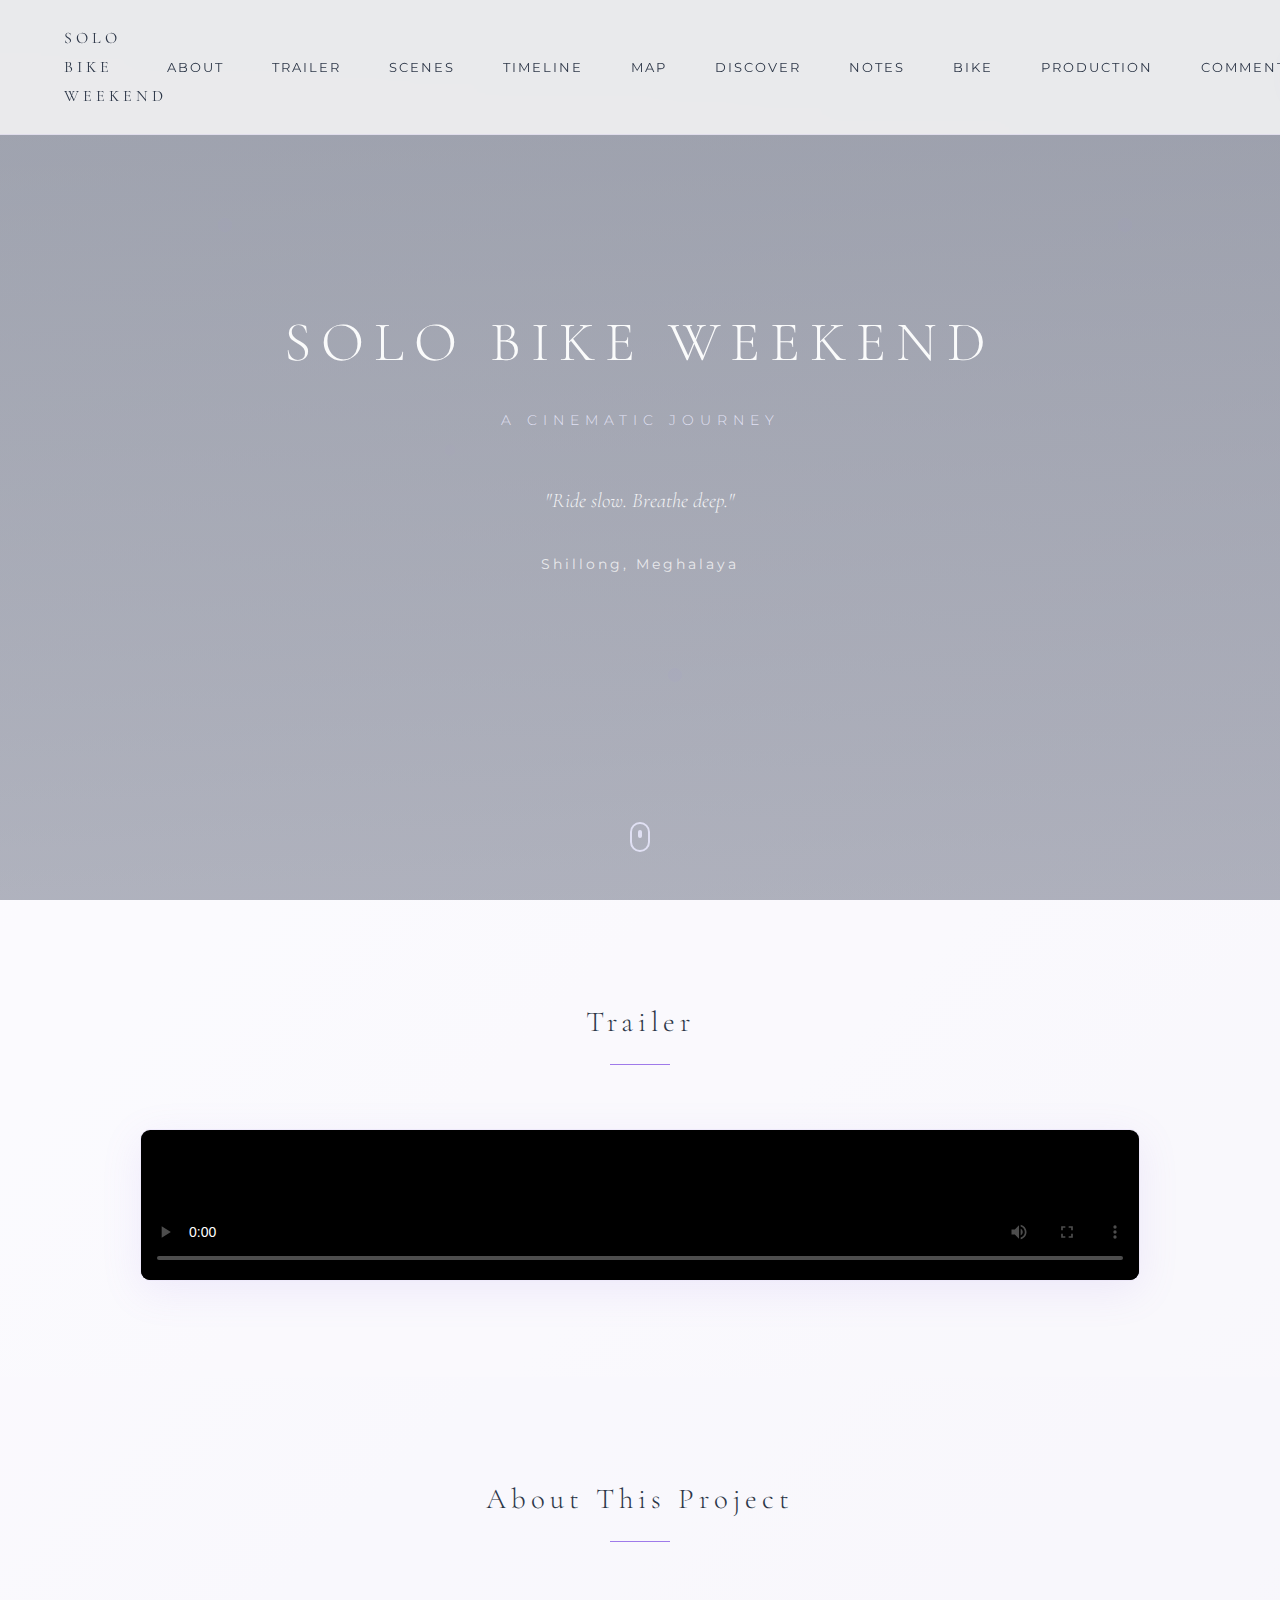
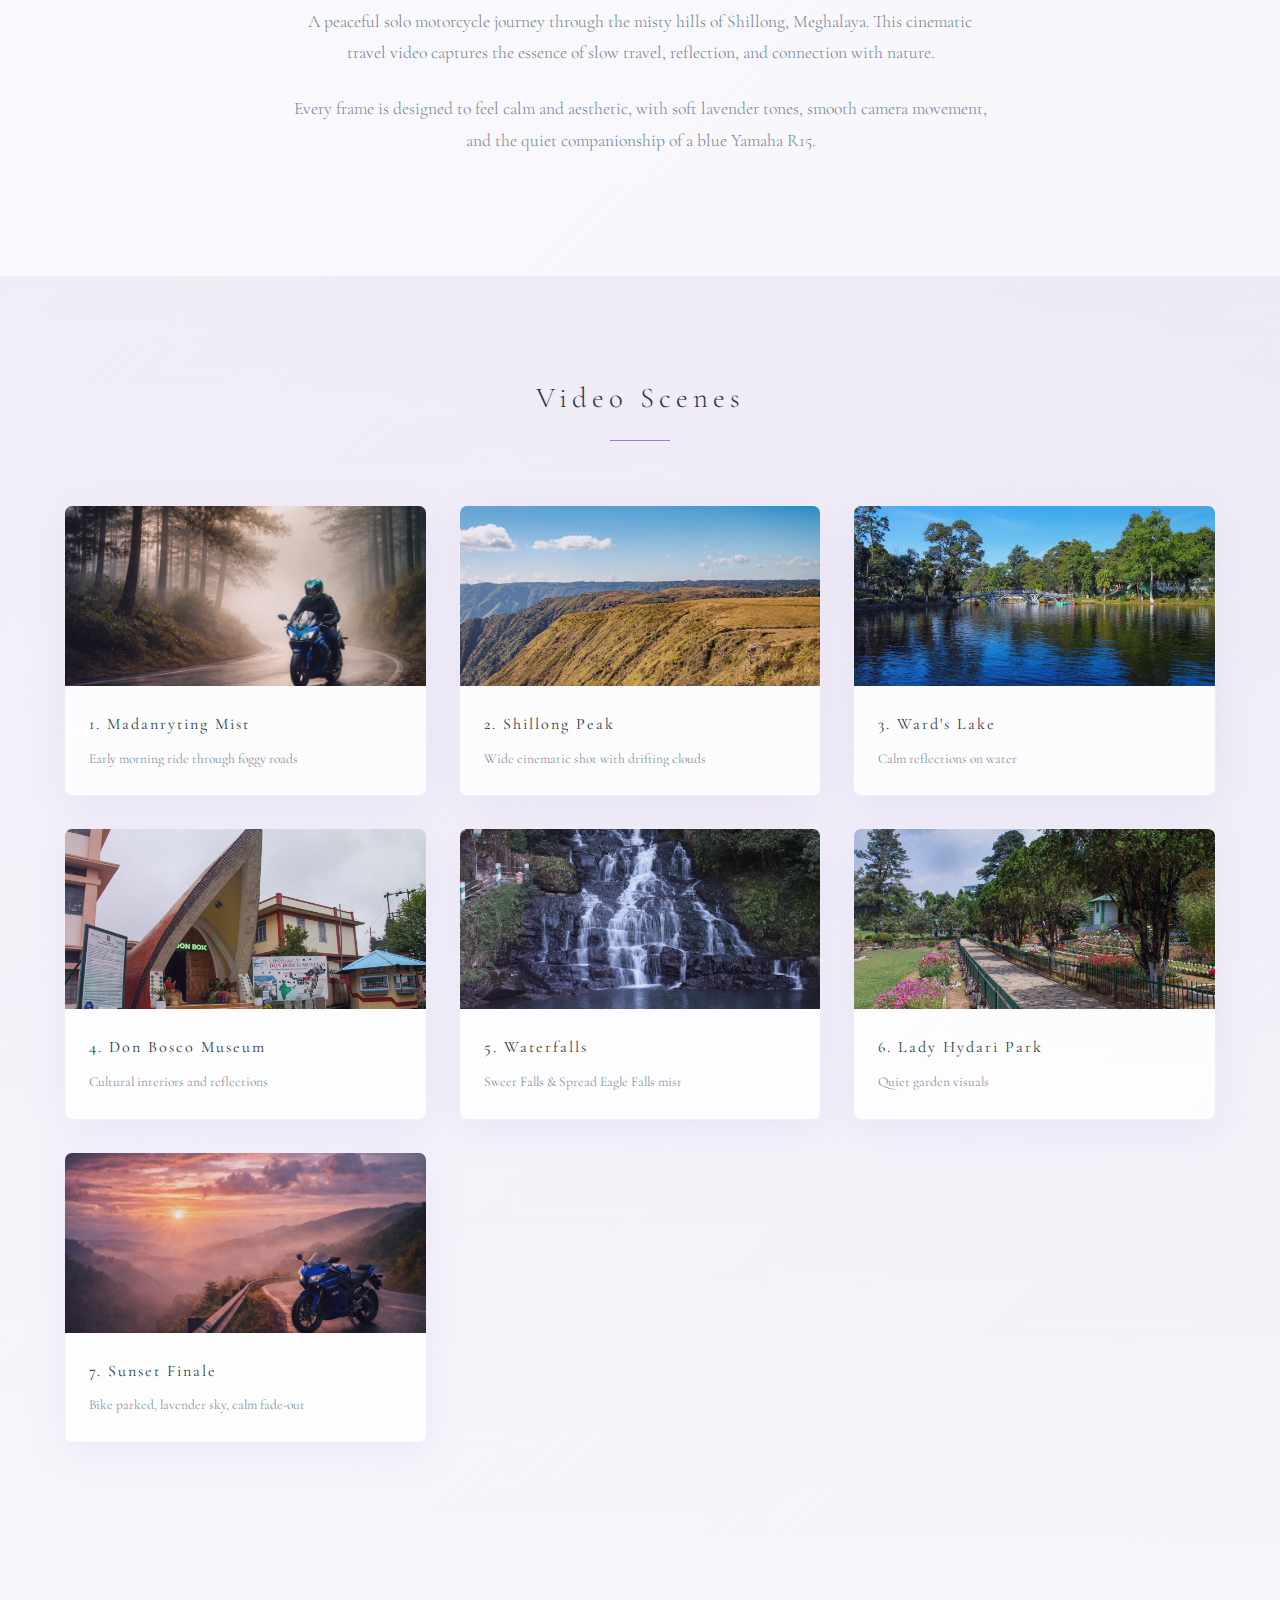
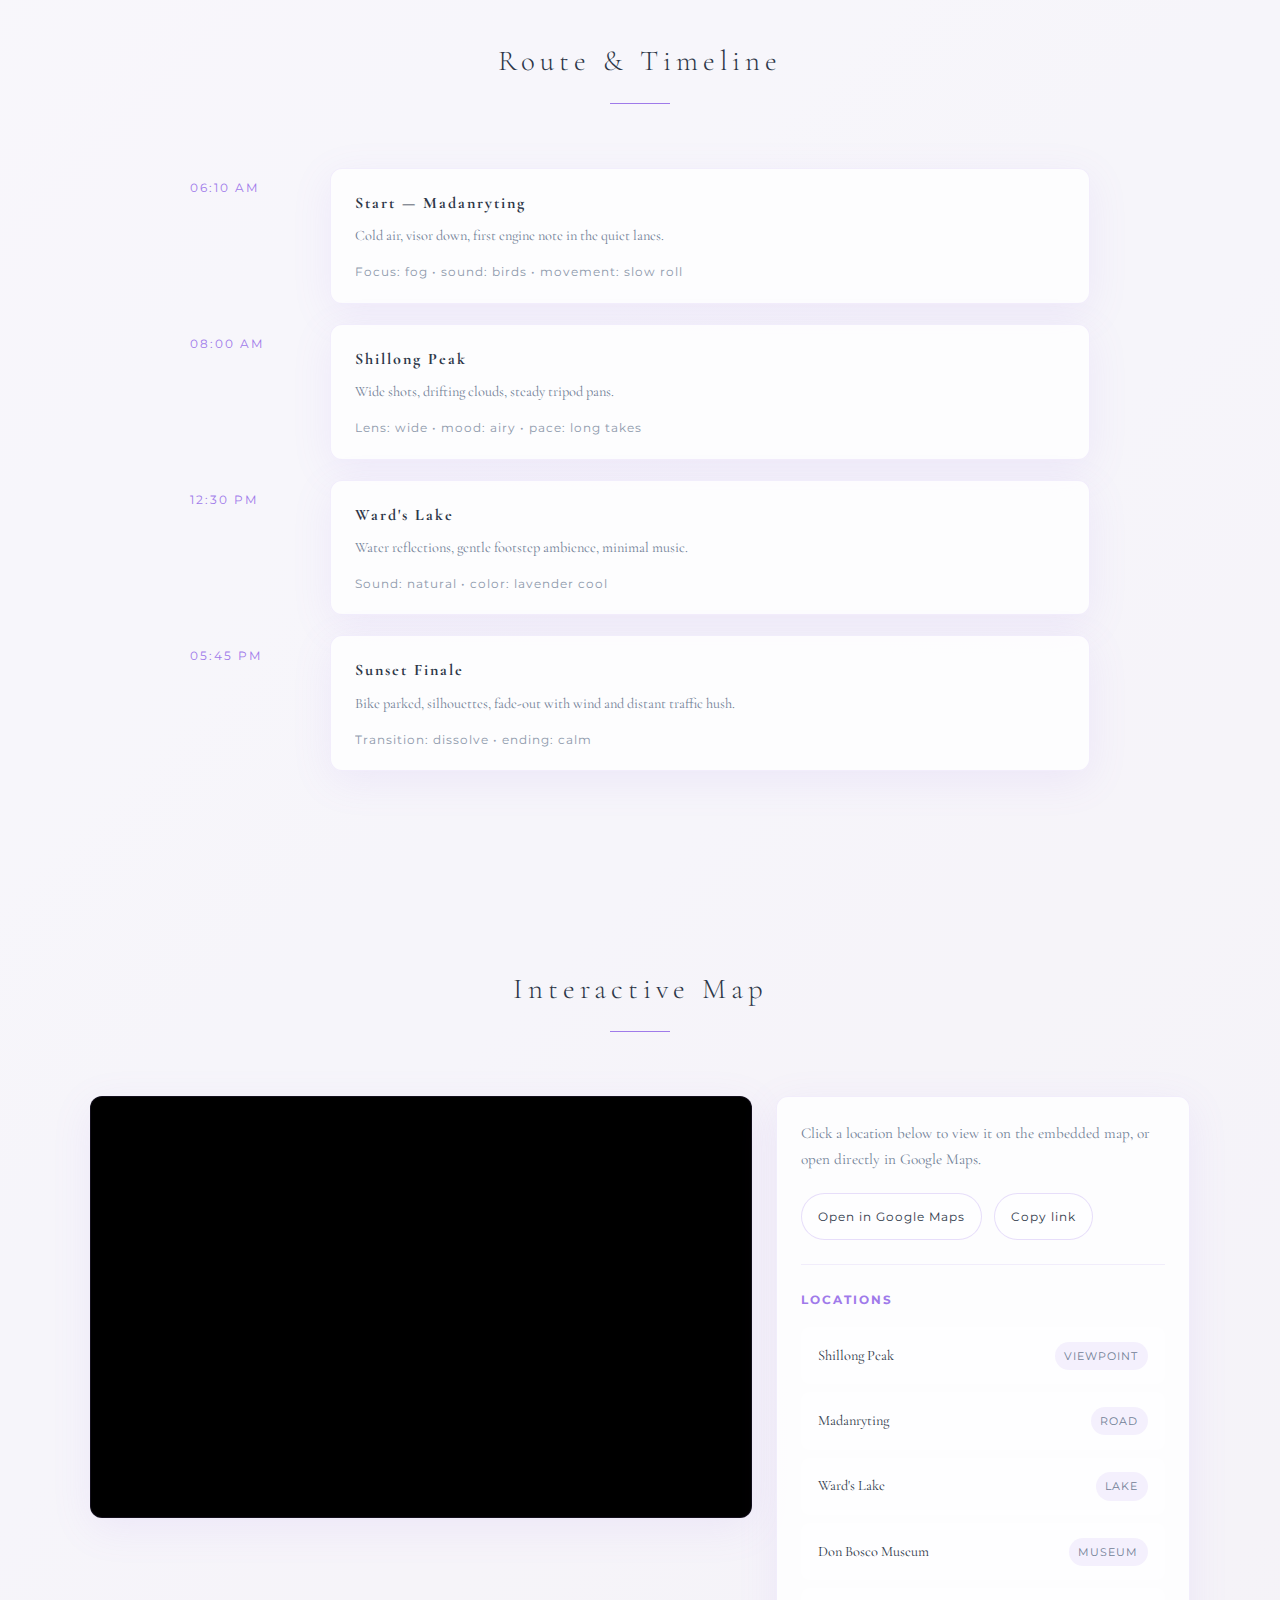
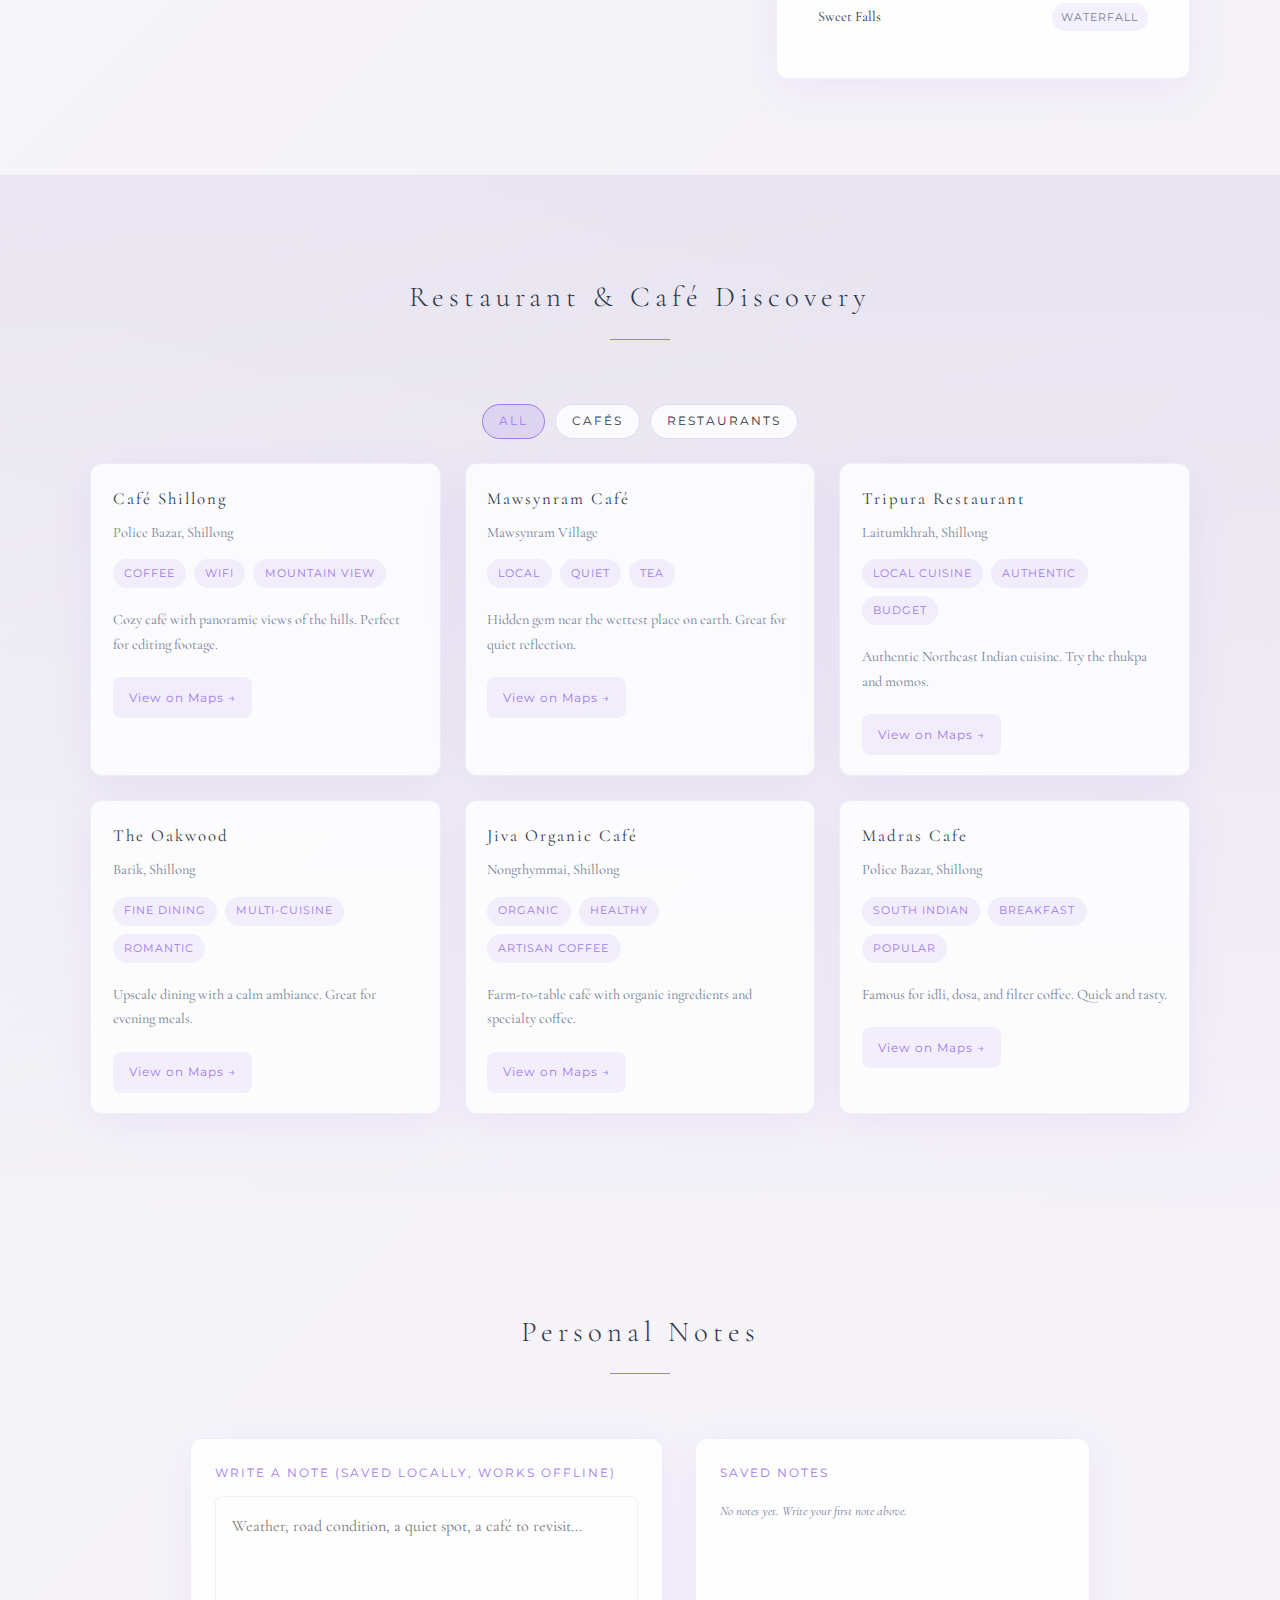
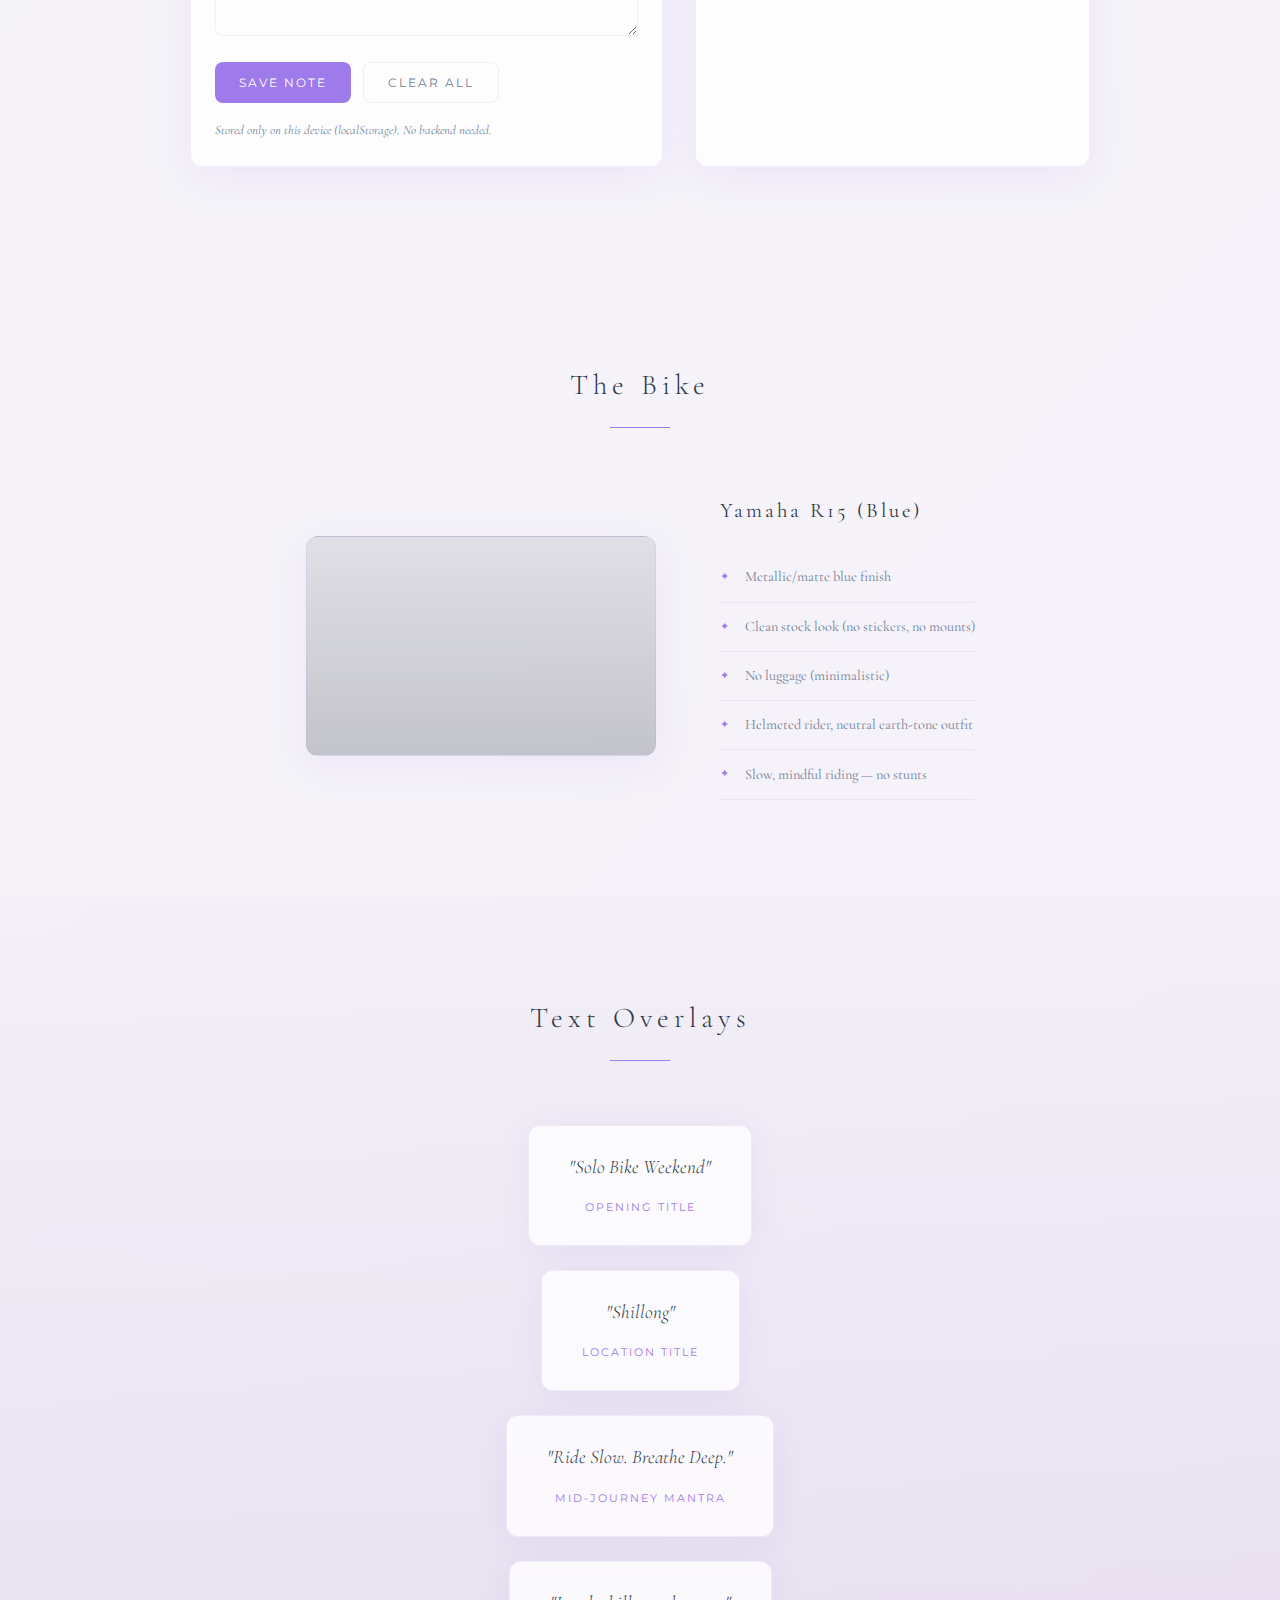
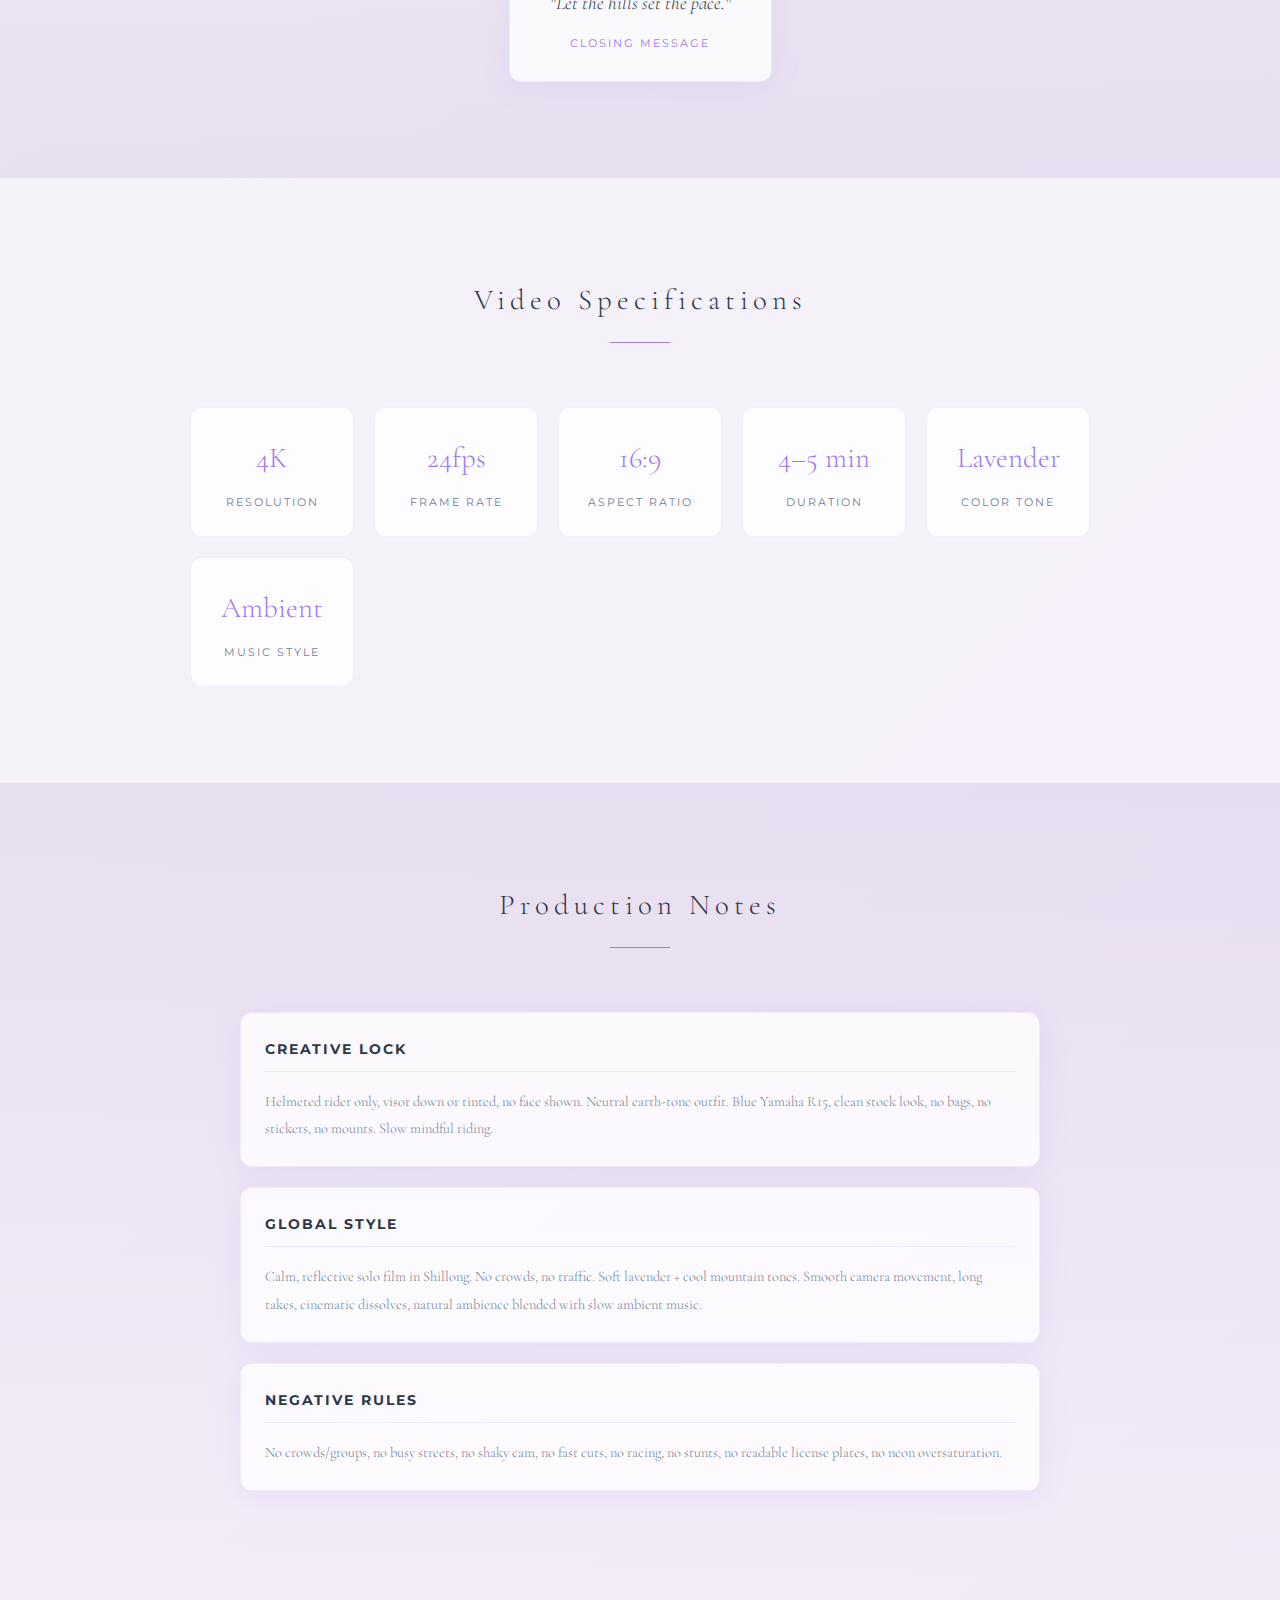
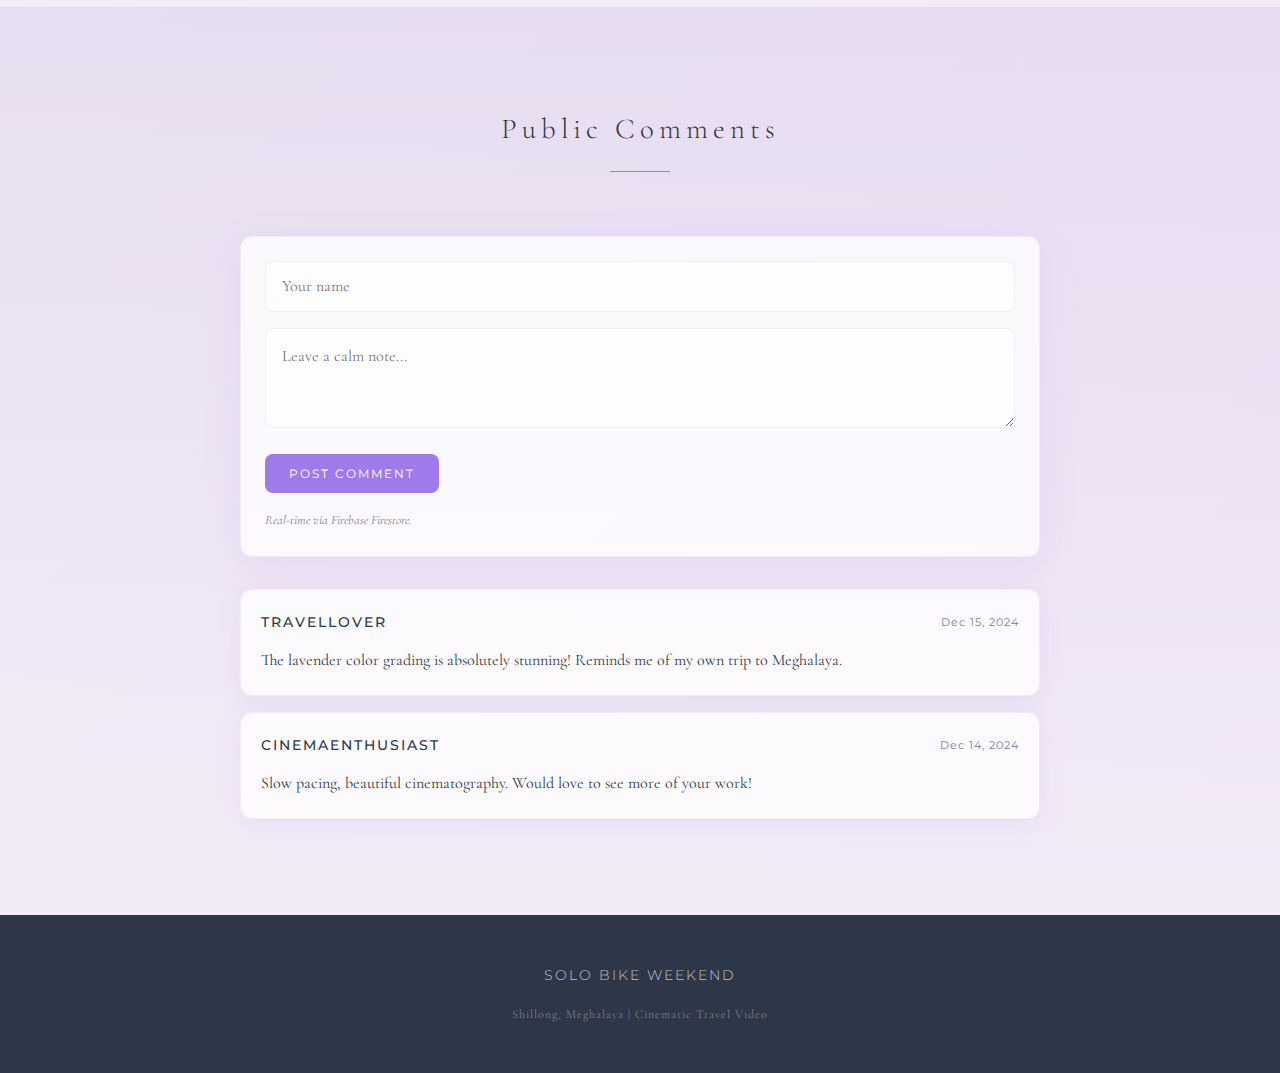
<file: index.html>
<!DOCTYPE html>
<html lang="en">
<head>
    <meta charset="UTF-8" />
    <meta name="viewport" content="width=device-width, initial-scale=1.0" />
    <title>Solo Bike Weekend | Shillong Cinematic Journey</title>

    <link rel="preconnect" href="https://fonts.googleapis.com" />
    <link rel="preconnect" href="https://fonts.gstatic.com" crossorigin />
    <link href="https://fonts.googleapis.com/css2?family=Cormorant+Garamond:ital,wght@0,300;0,400;1,300;1,400&family=Montserrat:wght@300;400;500&display=swap" rel="stylesheet" />

    <style>
        * { margin: 0; padding: 0; box-sizing: border-box; }

        :root {
            --lavender: #E6E6FA;
            --soft-lavender: #D8BFD8;
            --lavender-dark: #9F7AEA;
            --cool-blue: #4A5568;
            --mountain-blue: #2D3748;
            --soft-white: #F7F7F7;
            --text-color: #2D3748;
            --text-light: #718096;
            --bg-gradient: linear-gradient(135deg, #F8F7FF 0%, #E8E4F0 50%, #E6D5F0 100%);
            --card-bg: rgba(255, 255, 255, 0.78);
            --border-color: rgba(159, 122, 234, 0.12);
            --shadow-color: rgba(159, 122, 234, 0.10);
            --nav-bg: rgba(247, 247, 247, 0.85);
        }

        /* Dark Mode Variables */
        body.dark-mode {
            --bg-gradient: linear-gradient(135deg, #1a1a2e 0%, #16213e 50%, #1f1b3d 100%);
            --text-color: #E2E8F0;
            --text-light: #A0AEC0;
            --card-bg: rgba(45, 55, 72, 0.75);
            --border-color: rgba(159, 122, 234, 0.25);
            --shadow-color: rgba(0, 0, 0, 0.35);
            --nav-bg: rgba(26, 26, 46, 0.88);
            --cool-blue: #718096;
            --mountain-blue: #E2E8F0;
        }

        html { scroll-behavior: smooth; }

        body {
            font-family: 'Cormorant Garamond', Georgia, serif;
            background: var(--bg-gradient);
            color: var(--text-color);
            line-height: 1.8;
            overflow-x: hidden;
            transition: background 0.4s ease, color 0.4s ease;
        }

        /* Navigation */
        nav {
            position: fixed;
            top: 0;
            width: 100%;
            padding: 1.5rem 4rem;
            display: flex;
            justify-content: space-between;
            align-items: center;
            z-index: 1000;
            background: var(--nav-bg);
            backdrop-filter: blur(15px);
            border-bottom: 1px solid var(--border-color);
            transition: background 0.4s ease;
        }

        .logo {
            font-size: 1rem;
            letter-spacing: 4px;
            font-weight: 400;
            color: var(--mountain-blue);
        }

        .logo-link { text-decoration: none; color: inherit; }

        .nav-links {
            display: flex;
            gap: 3rem;
            list-style: none;
        }

        .nav-links a {
            text-decoration: none;
            color: var(--text-color);
            font-size: 0.8rem;
            letter-spacing: 2px;
            transition: all 0.3s ease;
            font-family: 'Montserrat', sans-serif;
            text-transform: uppercase;
        }

        .nav-links a:hover { color: var(--lavender-dark); }

        .nav-actions { display: flex; gap: 0.75rem; align-items: center; }

        .icon-btn {
            width: 42px;
            height: 42px;
            border-radius: 12px;
            border: 1px solid rgba(159, 122, 234, 0.18);
            background: rgba(255, 255, 255, 0.65);
            color: var(--mountain-blue);
            cursor: pointer;
            box-shadow: 0 10px 30px rgba(159, 122, 234, 0.08);
            display: flex;
            align-items: center;
            justify-content: center;
            font-size: 1.1rem;
            transition: all 0.3s ease;
        }

        body.dark-mode .icon-btn {
            background: rgba(45, 55, 72, 0.75);
            color: var(--lavender);
        }

        .icon-btn:hover {
            transform: translateY(-2px);
            box-shadow: 0 15px 40px rgba(159, 122, 234, 0.15);
        }

        .hamburger { display: none; }

        /* Mobile Drawer */
        .drawer-backdrop {
            position: fixed;
            inset: 0;
            background: rgba(45, 55, 72, 0.55);
            display: none;
            z-index: 1500;
            opacity: 0;
            transition: opacity 0.3s ease;
        }

        .drawer-backdrop.open { display: block; opacity: 1; }

        .drawer {
            position: fixed;
            top: 0;
            right: 0;
            height: 100vh;
            width: min(360px, 86vw);
            background: rgba(247, 247, 247, 0.92);
            backdrop-filter: blur(18px);
            border-left: 1px solid var(--border-color);
            transform: translateX(105%);
            transition: transform 0.3s cubic-bezier(0.4, 0, 0.2, 1);
            z-index: 1600;
            padding: 1.5rem;
            display: flex;
            flex-direction: column;
            gap: 0.5rem;
        }

        body.dark-mode .drawer { background: rgba(26, 26, 46, 0.95); }

        .drawer.open { transform: translateX(0); }

        .drawer-header {
            display: flex;
            align-items: center;
            justify-content: space-between;
            padding: 0.5rem 0.25rem 1.25rem 0.25rem;
            border-bottom: 1px solid var(--border-color);
            margin-bottom: 1rem;
        }

        .drawer-title {
            font-family: 'Montserrat', sans-serif;
            letter-spacing: 3px;
            text-transform: uppercase;
            font-size: 0.85rem;
            color: var(--mountain-blue);
            font-weight: 500;
        }

        body.dark-mode .drawer-title { color: var(--lavender); }

        .drawer-link {
            text-decoration: none;
            color: var(--text-color);
            font-family: 'Montserrat', sans-serif;
            letter-spacing: 2px;
            text-transform: uppercase;
            font-size: 0.85rem;
            padding: 1rem 1rem;
            border-radius: 10px;
            transition: all 0.3s ease;
        }

        .drawer-link:hover {
            background: rgba(159, 122, 234, 0.12);
            color: var(--lavender-dark);
            transform: translateX(-5px);
        }

        /* Hero Section */
        .hero {
            height: 100vh;
            display: flex;
            flex-direction: column;
            justify-content: center;
            align-items: center;
            text-align: center;
            padding: 2rem;
            position: relative;
            background: linear-gradient(rgba(45, 55, 72, 0.45), rgba(45, 55, 72, 0.35)), url('images/hero.jpg') center/cover no-repeat;
        }

        .hero::before {
            content: '';
            position: absolute;
            inset: 0;
            background-image: url('data:image/svg+xml,<svg xmlns="http://www.w3.org/2000/svg" viewBox="0 0 100 100"><defs><pattern id="grain" width="100" height="100" patternUnits="userSpaceOnUse"><circle cx="25" cy="25" r="0.8" fill="rgba(159,122,234,0.04)"/><circle cx="75" cy="75" r="0.8" fill="rgba(159,122,234,0.04)"/><circle cx="50" cy="50" r="0.6" fill="rgba(159,122,234,0.03)"/></pattern></defs><rect width="100" height="100" fill="url(%23grain)"/></svg>');
            pointer-events: none;
        }

        .hero-content {
            z-index: 1;
            animation: fadeInUp 1.5s ease-out;
        }

        @keyframes fadeInUp {
            from { opacity: 0; transform: translateY(40px); }
            to { opacity: 1; transform: translateY(0); }
        }

        .hero h1 {
            font-size: 3.5rem;
            font-weight: 300;
            letter-spacing: 10px;
            margin-bottom: 1rem;
            color: rgba(255, 255, 255, 0.95);
        }

        .hero .subtitle {
            font-size: 0.9rem;
            letter-spacing: 6px;
            color: rgba(230, 230, 250, 0.95);
            margin-bottom: 3rem;
            font-weight: 300;
            text-transform: uppercase;
            font-family: 'Montserrat', sans-serif;
        }

        .hero .tagline {
            font-size: 1.3rem;
            font-style: italic;
            color: rgba(255, 255, 255, 0.85);
            margin-bottom: 2rem;
            font-weight: 300;
        }

        .hero .location {
            font-size: 0.85rem;
            letter-spacing: 3px;
            color: rgba(255, 255, 255, 0.75);
            margin-bottom: 2rem;
            font-family: 'Montserrat', sans-serif;
        }

        .scroll-indicator {
            position: absolute;
            bottom: 3rem;
            left: 50%;
            transform: translateX(-50%);
            animation: bounce 2s infinite;
            z-index: 1;
        }

        @keyframes bounce {
            0%, 20%, 50%, 80%, 100% { transform: translateX(-50%) translateY(0); }
            40% { transform: translateX(-50%) translateY(-10px); }
            60% { transform: translateX(-50%) translateY(-5px); }
        }

        .scroll-indicator span {
            display: block;
            width: 20px;
            height: 30px;
            border: 2px solid rgba(230, 230, 250, 0.9);
            border-radius: 10px;
            position: relative;
        }

        .scroll-indicator span::before {
            content: '';
            position: absolute;
            top: 6px;
            left: 50%;
            width: 4px;
            height: 8px;
            background: rgba(230, 230, 250, 0.9);
            border-radius: 2px;
            transform: translateX(-50%);
            animation: scrollDown 2s infinite;
        }

        @keyframes scrollDown {
            0% { opacity: 1; top: 6px; }
            100% { opacity: 0; top: 16px; }
        }

        /* Section Styles */
        section { padding: 6rem 4rem; }

        .section-title {
            text-align: center;
            margin-bottom: 4rem;
        }

        .section-title h2 {
            font-size: 1.8rem;
            font-weight: 300;
            letter-spacing: 5px;
            color: var(--mountain-blue);
            margin-bottom: 1rem;
        }

        .section-title .divider {
            width: 60px;
            height: 1px;
            background: var(--lavender-dark);
            margin: 0 auto;
        }

        /* Trailer Section */
        .trailer { background: rgba(255, 255, 255, 0.55); }
        body.dark-mode .trailer { background: rgba(45, 55, 72, 0.45); }

        .trailer-wrap {
            max-width: 1000px;
            margin: 0 auto;
            border-radius: 10px;
            overflow: hidden;
            box-shadow: 0 10px 40px rgba(159, 122, 234, 0.12);
            border: 1px solid var(--border-color);
        }

        .trailer-wrap video {
            width: 100%;
            height: auto;
            display: block;
            background: #000;
        }

        /* About Section */
        .about { background: rgba(255, 255, 255, 0.5); }
        body.dark-mode .about { background: rgba(45, 55, 72, 0.4); }

        .about-content {
            max-width: 700px;
            margin: 0 auto;
            text-align: center;
        }

        .about-content p {
            font-size: 1.1rem;
            color: var(--text-light);
            margin-bottom: 1.5rem;
            font-weight: 300;
        }

        /* Scenes Grid */
        .scenes {
            background: linear-gradient(180deg, rgba(232, 228, 240, 0.3) 0%, rgba(255, 255, 255, 0.5) 100%);
        }
        body.dark-mode .scenes { background: linear-gradient(180deg, rgba(45, 55, 72, 0.3) 0%, rgba(45, 55, 72, 0.5) 100%); }

        .scenes-grid {
            display: grid;
            grid-template-columns: repeat(auto-fit, minmax(280px, 1fr));
            gap: 2rem;
            max-width: 1200px;
            margin: 0 auto;
        }

        .scene-card {
            background: var(--card-bg);
            border-radius: 8px;
            overflow: hidden;
            box-shadow: 0 10px 40px var(--shadow-color);
            transition: transform 0.4s ease, box-shadow 0.4s ease;
            border: 1px solid var(--border-color);
        }

        .scene-card:hover {
            transform: translateY(-10px);
            box-shadow: 0 20px 60px rgba(159, 122, 234, 0.15);
        }

        .scene-image {
            height: 180px;
            background-position: center;
            background-size: cover;
            background-repeat: no-repeat;
            position: relative;
            overflow: hidden;
        }

        .scene-image::before {
            content: '';
            position: absolute;
            inset: 0;
            background: linear-gradient(45deg, rgba(159, 122, 234, 0.12) 0%, rgba(45, 55, 72, 0.12) 100%);
        }

        .scene-info { padding: 1.5rem; }

        .scene-info h3 {
            font-size: 1rem;
            font-weight: 400;
            letter-spacing: 2px;
            color: var(--mountain-blue);
            margin-bottom: 0.5rem;
        }

        .scene-info p {
            font-size: 0.85rem;
            color: var(--text-light);
            font-weight: 300;
        }

        /* Map Section */
        .map { background: rgba(255, 255, 255, 0.55); }
        body.dark-mode .map { background: rgba(45, 55, 72, 0.45); }

        .map-wrap {
            max-width: 1100px;
            margin: 0 auto;
            display: grid;
            grid-template-columns: 1.6fr 1fr;
            gap: 1.5rem;
            align-items: start;
        }

        .map-frame {
            border-radius: 12px;
            overflow: hidden;
            border: 1px solid var(--border-color);
            box-shadow: 0 10px 40px var(--shadow-color);
            background: #000;
        }

        .map-frame iframe {
            width: 100%;
            height: 420px;
            border: 0;
            display: block;
        }

        .map-side {
            background: var(--card-bg);
            border: 1px solid var(--border-color);
            border-radius: 12px;
            padding: 1.5rem;
            box-shadow: 0 10px 40px var(--shadow-color);
        }

        .map-hint {
            color: var(--text-light);
            font-size: 0.95rem;
            margin-bottom: 1.25rem;
            line-height: 1.7;
        }

        .map-actions {
            display: flex;
            flex-wrap: wrap;
            gap: 0.75rem;
        }

        .pill {
            display: inline-flex;
            align-items: center;
            justify-content: center;
            padding: 0.75rem 1rem;
            border-radius: 999px;
            border: 1px solid rgba(159, 122, 234, 0.25);
            background: rgba(255, 255, 255, 0.65);
            color: var(--mountain-blue);
            font-family: 'Montserrat', sans-serif;
            letter-spacing: 1px;
            font-size: 0.75rem;
            text-decoration: none;
            cursor: pointer;
            transition: all 0.3s ease;
        }

        body.dark-mode .pill {
            background: rgba(45, 55, 72, 0.75);
            color: var(--lavender);
        }

        .pill:hover {
            background: rgba(159, 122, 234, 0.15);
            transform: translateY(-2px);
        }

        .places-list {
            margin-top: 1.5rem;
            padding-top: 1.5rem;
            border-top: 1px solid var(--border-color);
        }

        .places-list h4 {
            font-family: 'Montserrat', sans-serif;
            font-size: 0.75rem;
            letter-spacing: 2px;
            text-transform: uppercase;
            color: var(--lavender-dark);
            margin-bottom: 1rem;
        }

        .place-item {
            display: flex;
            align-items: center;
            justify-content: space-between;
            padding: 0.85rem 1rem;
            margin-bottom: 0.5rem;
            background: rgba(255, 255, 255, 0.5);
            border-radius: 8px;
            cursor: pointer;
            transition: all 0.3s ease;
            border: 1px solid transparent;
        }

        body.dark-mode .place-item { background: rgba(45, 55, 72, 0.6); }

        .place-item:hover {
            background: rgba(159, 122, 234, 0.1);
            border-color: rgba(159, 122, 234, 0.2);
        }

        .place-item-name {
            font-size: 0.9rem;
            color: var(--text-color);
        }

        .place-item-type {
            font-size: 0.7rem;
            font-family: 'Montserrat', sans-serif;
            text-transform: uppercase;
            letter-spacing: 1px;
            color: var(--text-light);
            padding: 0.25rem 0.6rem;
            background: rgba(159, 122, 234, 0.1);
            border-radius: 999px;
        }

        /* Discover Section */
        .discover {
            background: linear-gradient(180deg, rgba(232, 228, 240, 0.25) 0%, rgba(255, 255, 255, 0.55) 100%);
        }
        body.dark-mode .discover {
            background: linear-gradient(180deg, rgba(45, 55, 72, 0.25) 0%, rgba(45, 55, 72, 0.55) 100%);
        }

        .discover-toolbar {
            max-width: 1100px;
            margin: 0 auto 1.5rem auto;
            display: flex;
            gap: 0.6rem;
            flex-wrap: wrap;
            justify-content: center;
        }

        .chip {
            padding: 0.6rem 1rem;
            border-radius: 999px;
            border: 1px solid rgba(159, 122, 234, 0.25);
            background: var(--card-bg);
            cursor: pointer;
            font-family: 'Montserrat', sans-serif;
            text-transform: uppercase;
            font-size: 0.72rem;
            letter-spacing: 2px;
            color: var(--mountain-blue);
            transition: all 0.3s ease;
        }

        .chip:hover { background: rgba(159, 122, 234, 0.1); }
        .chip.active {
            background: rgba(159, 122, 234, 0.18);
            color: var(--lavender-dark);
            border-color: var(--lavender-dark);
        }

        .discover-grid {
            max-width: 1100px;
            margin: 0 auto;
            display: grid;
            grid-template-columns: repeat(auto-fit, minmax(280px, 1fr));
            gap: 1.5rem;
        }

        .place-card {
            background: var(--card-bg);
            border: 1px solid var(--border-color);
            border-radius: 12px;
            overflow: hidden;
            box-shadow: 0 10px 40px var(--shadow-color);
            transition: transform 0.3s ease;
        }

        .place-card:hover { transform: translateY(-5px); }

        .place-top { padding: 1.25rem 1.35rem; }

        .place-title {
            color: var(--mountain-blue);
            letter-spacing: 2px;
            font-size: 1.05rem;
            margin-bottom: 0.35rem;
        }

        .place-sub {
            color: var(--text-light);
            font-size: 0.9rem;
        }

        .place-meta {
            display: flex;
            gap: 0.5rem;
            flex-wrap: wrap;
            margin-top: 0.85rem;
        }

        .badge {
            font-family: 'Montserrat', sans-serif;
            font-size: 0.68rem;
            letter-spacing: 1px;
            text-transform: uppercase;
            padding: 0.3rem 0.7rem;
            border-radius: 999px;
            background: rgba(159, 122, 234, 0.1);
            color: var(--lavender-dark);
        }

        .place-desc {
            padding: 0 1.35rem 1.25rem 1.35rem;
            font-size: 0.9rem;
            color: var(--text-light);
            line-height: 1.7;
        }

        .place-link {
            display: inline-block;
            margin: 0 1.35rem 1.25rem 1.35rem;
            padding: 0.6rem 1rem;
            border-radius: 8px;
            background: rgba(159, 122, 234, 0.1);
            color: var(--lavender-dark);
            text-decoration: none;
            font-family: 'Montserrat', sans-serif;
            font-size: 0.75rem;
            letter-spacing: 1px;
            transition: all 0.3s ease;
        }

        .place-link:hover { background: rgba(159, 122, 234, 0.2); }

        /* Notes Section */
        .notes { background: rgba(255, 255, 255, 0.6); }
        body.dark-mode .notes { background: rgba(45, 55, 72, 0.45); }

        .notes-wrap {
            max-width: 900px;
            margin: 0 auto;
            display: grid;
            grid-template-columns: 1.2fr 1fr;
            gap: 2rem;
        }

        .notes-editor {
            background: var(--card-bg);
            border: 1px solid var(--border-color);
            border-radius: 12px;
            padding: 1.5rem;
            box-shadow: 0 10px 40px var(--shadow-color);
        }

        .label {
            display: block;
            font-family: 'Montserrat', sans-serif;
            font-size: 0.72rem;
            letter-spacing: 2px;
            text-transform: uppercase;
            color: var(--lavender-dark);
            margin-bottom: 0.75rem;
        }

        textarea {
            width: 100%;
            min-height: 140px;
            padding: 1rem;
            border: 1px solid var(--border-color);
            border-radius: 8px;
            background: rgba(255, 255, 255, 0.65);
            color: var(--text-color);
            font-family: 'Cormorant Garamond', Georgia, serif;
            font-size: 1rem;
            line-height: 1.7;
            resize: vertical;
            transition: all 0.3s ease;
        }

        body.dark-mode textarea { background: rgba(45, 55, 72, 0.75); }

        textarea:focus {
            outline: none;
            border-color: var(--lavender-dark);
            box-shadow: 0 0 0 3px rgba(159, 122, 234, 0.15);
        }

        .notes-actions {
            margin-top: 1rem;
            display: flex;
            gap: 0.75rem;
            flex-wrap: wrap;
        }

        .btn {
            padding: 0.75rem 1.5rem;
            border-radius: 8px;
            border: none;
            background: var(--lavender-dark);
            color: white;
            font-family: 'Montserrat', sans-serif;
            font-size: 0.75rem;
            letter-spacing: 2px;
            text-transform: uppercase;
            cursor: pointer;
            transition: all 0.3s ease;
        }

        .btn:hover {
            transform: translateY(-2px);
            box-shadow: 0 10px 30px rgba(159, 122, 234, 0.3);
        }

        .btn-ghost {
            background: transparent;
            border: 1px solid var(--border-color);
            color: var(--text-light);
        }

        .btn-ghost:hover {
            border-color: var(--lavender-dark);
            color: var(--lavender-dark);
            box-shadow: none;
        }

        .small {
            margin-top: 1rem;
            font-size: 0.8rem;
            color: var(--text-light);
            font-style: italic;
        }

        .notes-list {
            background: var(--card-bg);
            border: 1px solid var(--border-color);
            border-radius: 12px;
            padding: 1.5rem;
            box-shadow: 0 10px 40px var(--shadow-color);
        }

        .note-item {
            padding: 1rem;
            margin-bottom: 1rem;
            background: rgba(255, 255, 255, 0.5);
            border-radius: 8px;
            border-left: 3px solid var(--lavender-dark);
            position: relative;
        }

        body.dark-mode .note-item { background: rgba(45, 55, 72, 0.6); }

        .note-item:last-child { margin-bottom: 0; }

        .note-date {
            font-size: 0.7rem;
            font-family: 'Montserrat', sans-serif;
            letter-spacing: 1px;
            color: var(--lavender-dark);
            margin-bottom: 0.5rem;
        }

        .note-text {
            font-size: 0.95rem;
            color: var(--text-color);
            line-height: 1.7;
        }

        .note-delete {
            position: absolute;
            top: 0.5rem;
            right: 0.5rem;
            width: 24px;
            height: 24px;
            border: none;
            background: transparent;
            color: var(--text-light);
            cursor: pointer;
            font-size: 1rem;
            opacity: 0;
            transition: opacity 0.3s ease;
        }

        .note-item:hover .note-delete { opacity: 1; }
        .note-delete:hover { color: #e53e3e; }

        /* Comments Section */
        .comments { background: linear-gradient(180deg, rgba(232, 228, 240, 0.3) 0%, rgba(255, 255, 255, 0.5) 100%); }
        body.dark-mode .comments { background: linear-gradient(180deg, rgba(45, 55, 72, 0.3) 0%, rgba(45, 55, 72, 0.5) 100%); }

        .comments-wrap {
            max-width: 800px;
            margin: 0 auto;
        }

        .comment-form {
            background: var(--card-bg);
            border: 1px solid var(--border-color);
            border-radius: 12px;
            padding: 1.5rem;
            margin-bottom: 2rem;
            box-shadow: 0 10px 40px var(--shadow-color);
        }

        .comment-form input,
        .comment-form textarea {
            width: 100%;
            padding: 0.9rem 1rem;
            margin-bottom: 1rem;
            border: 1px solid var(--border-color);
            border-radius: 8px;
            background: rgba(255, 255, 255, 0.65);
            color: var(--text-color);
            font-family: 'Cormorant Garamond', Georgia, serif;
            font-size: 1rem;
            transition: all 0.3s ease;
        }

        body.dark-mode .comment-form input,
        body.dark-mode .comment-form textarea { background: rgba(45, 55, 72, 0.75); }

        .comment-form input:focus,
        .comment-form textarea:focus {
            outline: none;
            border-color: var(--lavender-dark);
            box-shadow: 0 0 0 3px rgba(159, 122, 234, 0.15);
        }

        .comment-form textarea { min-height: 100px; resize: vertical; }

        .comment-feed {
            display: flex;
            flex-direction: column;
            gap: 1rem;
        }

        .comment-item {
            background: var(--card-bg);
            border: 1px solid var(--border-color);
            border-radius: 12px;
            padding: 1.25rem;
            box-shadow: 0 5px 25px var(--shadow-color);
        }

        .comment-header {
            display: flex;
            align-items: center;
            justify-content: space-between;
            margin-bottom: 0.75rem;
        }

        .comment-name {
            font-family: 'Montserrat', sans-serif;
            font-size: 0.85rem;
            letter-spacing: 2px;
            text-transform: uppercase;
            color: var(--mountain-blue);
            font-weight: 500;
        }

        .comment-date {
            font-size: 0.7rem;
            font-family: 'Montserrat', sans-serif;
            letter-spacing: 1px;
            color: var(--text-light);
        }

        .comment-message {
            font-size: 1rem;
            color: var(--text-color);
            line-height: 1.8;
        }

        .no-comments {
            text-align: center;
            color: var(--text-light);
            font-style: italic;
            padding: 2rem;
        }

        /* Bike Feature */
        .bike-feature { background: rgba(255, 255, 255, 0.6); }
        body.dark-mode .bike-feature { background: rgba(45, 55, 72, 0.45); }

        .bike-content {
            display: flex;
            align-items: center;
            justify-content: center;
            gap: 4rem;
            max-width: 1000px;
            margin: 0 auto;
            flex-wrap: wrap;
        }

        .bike-visual {
            width: 350px;
            height: 220px;
            border-radius: 12px;
            position: relative;
            overflow: hidden;
            background: linear-gradient(180deg, rgba(45,55,72,0.10), rgba(45,55,72,0.25)), url('images/bike.jpg') center/cover no-repeat;
            box-shadow: 0 10px 40px var(--shadow-color);
            border: 1px solid var(--border-color);
        }

        .bike-details { max-width: 400px; }

        .bike-details h3 {
            font-size: 1.3rem;
            font-weight: 400;
            letter-spacing: 3px;
            color: var(--mountain-blue);
            margin-bottom: 1.5rem;
        }

        .bike-details ul { list-style: none; }

        .bike-details li {
            padding: 0.7rem 0;
            border-bottom: 1px solid var(--border-color);
            font-size: 0.9rem;
            color: var(--text-light);
            display: flex;
            align-items: center;
            gap: 1rem;
        }

        .bike-details li::before {
            content: '✦';
            color: var(--lavender-dark);
            font-size: 0.7rem;
        }

        /* Text Overlays */
        .overlays {
            background: linear-gradient(180deg, rgba(255, 255, 255, 0.5) 0%, rgba(232, 228, 240, 0.3) 100%);
        }
        body.dark-mode .overlays { background: linear-gradient(180deg, rgba(45, 55, 72, 0.5) 0%, rgba(45, 55, 72, 0.3) 100%); }

        .overlays-list {
            display: flex;
            flex-direction: column;
            align-items: center;
            gap: 1.5rem;
            max-width: 700px;
            margin: 0 auto;
        }

        .overlay-item {
            text-align: center;
            padding: 1.5rem 2.5rem;
            background: var(--card-bg);
            border-radius: 12px;
            box-shadow: 0 5px 30px var(--shadow-color);
            border: 1px solid var(--border-color);
        }

        .overlay-item h4 {
            font-size: 1.2rem;
            font-style: italic;
            font-weight: 300;
            color: var(--mountain-blue);
            margin-bottom: 0.5rem;
        }

        .overlay-item span {
            font-size: 0.7rem;
            letter-spacing: 2px;
            color: var(--lavender-dark);
            text-transform: uppercase;
            font-family: 'Montserrat', sans-serif;
        }

        /* Technical Specs */
        .tech-specs { background: rgba(255, 255, 255, 0.6); }
        body.dark-mode .tech-specs { background: rgba(45, 55, 72, 0.45); }

        .specs-grid {
            display: grid;
            grid-template-columns: repeat(auto-fit, minmax(160px, 1fr));
            gap: 1.25rem;
            max-width: 900px;
            margin: 0 auto;
        }

        .spec-card {
            text-align: center;
            padding: 1.5rem;
            background: var(--card-bg);
            border-radius: 12px;
            transition: transform 0.3s ease;
            border: 1px solid var(--border-color);
        }

        .spec-card:hover { transform: scale(1.05); }

        .spec-card h4 {
            font-size: 1.8rem;
            font-weight: 300;
            color: var(--lavender-dark);
            margin-bottom: 0.5rem;
        }

        .spec-card p {
            font-size: 0.7rem;
            letter-spacing: 2px;
            color: var(--text-light);
            text-transform: uppercase;
            font-family: 'Montserrat', sans-serif;
        }

        /* Production Notes */
        .production {
            background: linear-gradient(180deg, rgba(232, 228, 240, 0.3) 0%, rgba(255, 255, 255, 0.5) 100%);
        }
        body.dark-mode .production { background: linear-gradient(180deg, rgba(45, 55, 72, 0.3) 0%, rgba(45, 55, 72, 0.5) 100%); }

        .production-content { max-width: 800px; margin: 0 auto; }

        .production-block {
            background: var(--card-bg);
            padding: 1.5rem;
            border-radius: 12px;
            margin-bottom: 1.25rem;
            box-shadow: 0 5px 30px var(--shadow-color);
            border: 1px solid var(--border-color);
        }

        .production-block h4 {
            font-size: 0.9rem;
            letter-spacing: 2px;
            color: var(--mountain-blue);
            margin-bottom: 1rem;
            padding-bottom: 0.5rem;
            border-bottom: 1px solid var(--border-color);
            font-family: 'Montserrat', sans-serif;
            text-transform: uppercase;
        }

        .production-block p {
            font-size: 0.9rem;
            color: var(--text-light);
            font-weight: 300;
            line-height: 1.9;
        }

        /* Timeline Section */
        .timeline { background: rgba(255, 255, 255, 0.55); }
        body.dark-mode .timeline { background: rgba(45, 55, 72, 0.45); }

        .timeline-wrap {
            max-width: 900px;
            margin: 0 auto;
            display: grid;
            gap: 1.25rem;
        }

        .timeline-item {
            display: grid;
            grid-template-columns: 120px 1fr;
            gap: 1.25rem;
            align-items: start;
        }

        .time {
            font-family: 'Montserrat', sans-serif;
            letter-spacing: 2px;
            font-size: 0.75rem;
            color: var(--lavender-dark);
            text-transform: uppercase;
            padding-top: 0.6rem;
        }

        .timeline-card {
            background: var(--card-bg);
            border: 1px solid var(--border-color);
            border-radius: 12px;
            padding: 1.25rem 1.5rem;
            box-shadow: 0 10px 40px var(--shadow-color);
        }

        .timeline-card h3 {
            font-size: 1rem;
            letter-spacing: 2px;
            color: var(--mountain-blue);
            margin-bottom: 0.35rem;
        }

        .timeline-card p {
            color: var(--text-light);
            font-size: 0.9rem;
            margin-bottom: 0.75rem;
        }

        .timeline-card .meta {
            font-size: 0.75rem;
            color: var(--text-light);
            letter-spacing: 1px;
            font-family: 'Montserrat', sans-serif;
            opacity: 0.8;
        }

        /* Gallery Section */
        .gallery { background: linear-gradient(180deg, rgba(232, 228, 240, 0.25) 0%, rgba(255, 255, 255, 0.55) 100%); }
        body.dark-mode .gallery { background: linear-gradient(180deg, rgba(45, 55, 72, 0.25) 0%, rgba(45, 55, 72, 0.55) 100%); }

        .gallery-grid {
            max-width: 1100px;
            margin: 0 auto;
            display: grid;
            grid-template-columns: repeat(auto-fit, minmax(240px, 1fr));
            gap: 1rem;
        }

        .gallery-item {
            border: 0;
            padding: 0;
            cursor: pointer;
            background: transparent;
            border-radius: 12px;
            overflow: hidden;
            box-shadow: 0 10px 35px var(--shadow-color);
            transition: transform 0.35s ease;
        }

        .gallery-item:hover { transform: translateY(-6px); }

        .gallery-item img {
            width: 100%;
            height: 220px;
            object-fit: cover;
            display: block;
        }

        /* Lightbox */
        .lightbox {
            position: fixed;
            inset: 0;
            background: rgba(45, 55, 72, 0.92);
            display: none;
            align-items: center;
            justify-content: center;
            z-index: 2000;
            padding: 2rem;
        }

        .lightbox[aria-hidden="false"] { display: flex; }

        .lightbox-img {
            max-width: min(1200px, 95vw);
            max-height: 85vh;
            border-radius: 12px;
            box-shadow: 0 25px 80px rgba(0, 0, 0, 0.5);
        }

        .lightbox-close {
            position: absolute;
            top: 20px;
            right: 20px;
            width: 50px;
            height: 50px;
            border-radius: 12px;
            border: 1px solid rgba(230, 230, 250, 0.3);
            background: rgba(255, 255, 255, 0.1);
            color: rgba(255, 255, 255, 0.9);
            font-size: 28px;
            cursor: pointer;
            transition: all 0.3s ease;
        }

        .lightbox-close:hover {
            background: rgba(255, 255, 255, 0.2);
            transform: rotate(90deg);
        }

        /* Gear Section */
        .gear { background: rgba(255, 255, 255, 0.6); }
        body.dark-mode .gear { background: rgba(45, 55, 72, 0.45); }

        .gear-grid {
            max-width: 1100px;
            margin: 0 auto;
            display: grid;
            grid-template-columns: repeat(auto-fit, minmax(240px, 1fr));
            gap: 1.25rem;
        }

        .gear-card {
            background: var(--card-bg);
            border: 1px solid var(--border-color);
            border-radius: 12px;
            padding: 1.5rem;
            box-shadow: 0 10px 40px var(--shadow-color);
        }

        .gear-card h3 {
            font-size: 1rem;
            letter-spacing: 2px;
            color: var(--mountain-blue);
            margin-bottom: 0.75rem;
            font-family: 'Montserrat', sans-serif;
        }

        .gear-card ul { list-style: none; }

        .gear-card li {
            font-size: 0.9rem;
            color: var(--text-light);
            padding: 0.5rem 0;
            border-bottom: 1px solid var(--border-color);
        }

        .gear-card li:last-child { border-bottom: 0; }

        /* Scroll Progress + Back to Top */
        .progress {
            position: fixed;
            top: 0;
            left: 0;
            height: 3px;
            width: 0%;
            background: linear-gradient(90deg, var(--lavender-dark), rgba(230, 230, 250, 0.9));
            z-index: 3000;
            transition: width 0.1s ease;
        }

        .back-to-top {
            position: fixed;
            right: 20px;
            bottom: 20px;
            width: 48px;
            height: 48px;
            border-radius: 14px;
            border: 1px solid var(--border-color);
            background: var(--card-bg);
            color: var(--mountain-blue);
            cursor: pointer;
            display: none;
            box-shadow: 0 10px 30px var(--shadow-color);
            font-size: 1.2rem;
            transition: all 0.3s ease;
            z-index: 1200;
        }

        .back-to-top.show { display: flex; align-items: center; justify-content: center; }

        .back-to-top:hover {
            transform: translateY(-4px);
            background: rgba(159, 122, 234, 0.15);
            color: var(--lavender-dark);
        }

        /* Footer */
        footer {
            background: var(--mountain-blue);
            color: rgba(255, 255, 255, 0.7);
            text-align: center;
            padding: 3rem 2rem;
        }

        footer p {
            font-size: 0.85rem;
            letter-spacing: 2px;
            font-weight: 300;
            font-family: 'Montserrat', sans-serif;
            text-transform: uppercase;
        }

        footer .credits {
            margin-top: 1rem;
            font-size: 0.75rem;
            opacity: 0.6;
            text-transform: none;
            letter-spacing: 1px;
            font-family: 'Cormorant Garamond', Georgia, serif;
        }

        /* Toast Notification */
        .toast {
            position: fixed;
            bottom: 30px;
            left: 50%;
            transform: translateX(-50%) translateY(100px);
            background: var(--mountain-blue);
            color: white;
            padding: 1rem 2rem;
            border-radius: 12px;
            font-family: 'Montserrat', sans-serif;
            font-size: 0.85rem;
            letter-spacing: 1px;
            box-shadow: 0 10px 40px rgba(0, 0, 0, 0.3);
            z-index: 4000;
            opacity: 0;
            transition: all 0.4s ease;
        }

        .toast.show {
            transform: translateX(-50%) translateY(0);
            opacity: 1;
        }

        /* Responsive */
        @media (max-width: 1024px) {
            nav { padding: 1.25rem 2.5rem; }
            .nav-links { gap: 2rem; }
            section { padding: 5rem 3rem; }
        }

        @media (max-width: 768px) {
            nav { padding: 1rem 1.5rem; }
            .nav-links { display: none; }
            .hamburger { display: flex; }
            
            .hero h1 { font-size: 2.2rem; letter-spacing: 5px; }
            .hero .subtitle { font-size: 0.75rem; letter-spacing: 4px; }
            .hero .tagline { font-size: 1.1rem; }
            
            section { padding: 4rem 1.5rem; }
            
            .map-wrap { grid-template-columns: 1fr; }
            .map-frame iframe { height: 320px; }
            
            .timeline-item { grid-template-columns: 1fr; }
            .time { padding-top: 0; margin-bottom: 0.5rem; }
            
            .notes-wrap { grid-template-columns: 1fr; }
            
            .bike-content { flex-direction: column; }
            .bike-visual { width: 100%; max-width: 400px; height: 200px; }
        }

        @media (max-width: 480px) {
            .hero h1 { font-size: 1.8rem; letter-spacing: 3px; }
            .section-title h2 { font-size: 1.4rem; }
            .scenes-grid { grid-template-columns: 1fr; }
            .discover-grid { grid-template-columns: 1fr; }
        }
    </style>
</head>
<body>
    <!-- Scroll Progress -->
    <div class="progress" id="progress"></div>

    <!-- Navigation -->
    <nav>
        <div class="logo"><a href="#top" class="logo-link">SOLO BIKE WEEKEND</a></div>

        <ul class="nav-links">
            <li><a href="#about">About</a></li>
            <li><a href="#trailer">Trailer</a></li>
            <li><a href="#scenes">Scenes</a></li>
            <li><a href="#timeline">Timeline</a></li>
            <li><a href="#map">Map</a></li>
            <li><a href="#discover">Discover</a></li>
            <li><a href="#notes">Notes</a></li>
            <li><a href="#bike">Bike</a></li>
            <li><a href="#production">Production</a></li>
            <li><a href="#comments">Comments</a></li>
        </ul>

        <div class="nav-actions">
            <button class="icon-btn" id="themeToggle" aria-label="Toggle night mode" title="Night mode">
                <span class="theme-icon">🌙</span>
            </button>

            <button class="icon-btn hamburger" id="menuBtn" aria-label="Open menu" title="Menu">☰</button>
        </div>
    </nav>

    <!-- Mobile Drawer -->
    <div class="drawer-backdrop" id="drawerBackdrop" aria-hidden="true"></div>
    <div class="drawer" id="drawer" aria-hidden="true">
        <div class="drawer-header">
            <div class="drawer-title">Menu</div>
            <button class="icon-btn" id="closeDrawer" aria-label="Close menu">×</button>
        </div>
        <a href="#about" class="drawer-link">About</a>
        <a href="#trailer" class="drawer-link">Trailer</a>
        <a href="#scenes" class="drawer-link">Scenes</a>
        <a href="#timeline" class="drawer-link">Timeline</a>
        <a href="#map" class="drawer-link">Map</a>
        <a href="#discover" class="drawer-link">Discover</a>
        <a href="#notes" class="drawer-link">Notes</a>
        <a href="#bike" class="drawer-link">Bike</a>
        <a href="#production" class="drawer-link">Production</a>
        <a href="#comments" class="drawer-link">Comments</a>
    </div>

    <!-- Hero Section -->
    <section class="hero" id="top">
        <div class="hero-content">
            <h1>SOLO BIKE WEEKEND</h1>
            <p class="subtitle">A Cinematic Journey</p>
            <p class="tagline">"Ride slow. Breathe deep."</p>
            <p class="location">Shillong, Meghalaya</p>
        </div>
        <div class="scroll-indicator">
            <span></span>
        </div>
    </section>

    <!-- Trailer Section -->
    <section class="trailer" id="trailer">
        <div class="section-title">
            <h2>Trailer</h2>
            <div class="divider"></div>
        </div>

        <div class="trailer-wrap">
            <video controls playsinline preload="metadata" poster="images/hero.jpg">
                <source src="videos/solo-bike-weekend.mp4" type="video/mp4" />
                Your browser does not support the video tag.
            </video>
        </div>
    </section>

    <!-- About Section -->
    <section class="about" id="about">
        <div class="section-title">
            <h2>About This Project</h2>
            <div class="divider"></div>
        </div>

        <div class="about-content">
            <p>
                A peaceful solo motorcycle journey through the misty hills of Shillong, Meghalaya.
                This cinematic travel video captures the essence of slow travel, reflection,
                and connection with nature.
            </p>
            <p>
                Every frame is designed to feel calm and aesthetic, with soft lavender tones,
                smooth camera movement, and the quiet companionship of a blue Yamaha R15.
            </p>
        </div>
    </section>

    <!-- Scenes Section -->
    <section class="scenes" id="scenes">
        <div class="section-title">
            <h2>Video Scenes</h2>
            <div class="divider"></div>
        </div>

        <div class="scenes-grid">
            <div class="scene-card">
                <div class="scene-image"
                     style="background-image:url('images/madanryting.jpg');"
                     role="img"
                     aria-label="Early morning misty road in Madanryting, Shillong"></div>
                <div class="scene-info">
                    <h3>1. Madanryting Mist</h3>
                    <p>Early morning ride through foggy roads</p>
                </div>
            </div>

            <div class="scene-card">
                <div class="scene-image"
                     style="background-image:url('images/shillong-peak.jpg');"
                     role="img"
                     aria-label="Wide cinematic view of Shillong Peak with slow-moving clouds"></div>
                <div class="scene-info">
                    <h3>2. Shillong Peak</h3>
                    <p>Wide cinematic shot with drifting clouds</p>
                </div>
            </div>

            <div class="scene-card">
                <div class="scene-image"
                     style="background-image:url('images/wards-lake.jpg');"
                     role="img"
                     aria-label="Ward's Lake calm water reflections, Shillong"></div>
                <div class="scene-info">
                    <h3>3. Ward's Lake</h3>
                    <p>Calm reflections on water</p>
                </div>
            </div>

            <div class="scene-card">
                <div class="scene-image"
                     style="background-image:url('images/museum.jpg');"
                     role="img"
                     aria-label="Cultural interior visuals inspired by Don Bosco Museum"></div>
                <div class="scene-info">
                    <h3>4. Don Bosco Museum</h3>
                    <p>Cultural interiors and reflections</p>
                </div>
            </div>

            <div class="scene-card">
                <div class="scene-image"
                     style="background-image:url('images/waterfalls.jpg');"
                     role="img"
                     aria-label="Waterfall mist and greenery inspired by Sweet Falls and Spread Eagle Falls"></div>
                <div class="scene-info">
                    <h3>5. Waterfalls</h3>
                    <p>Sweet Falls & Spread Eagle Falls mist</p>
                </div>
            </div>

            <div class="scene-card">
                <div class="scene-image"
                     style="background-image:url('images/park.jpg');"
                     role="img"
                     aria-label="Quiet garden visuals inspired by Lady Hydari Park"></div>
                <div class="scene-info">
                    <h3>6. Lady Hydari Park</h3>
                    <p>Quiet garden visuals</p>
                </div>
            </div>

            <div class="scene-card">
                <div class="scene-image"
                     style="background-image:url('images/sunset.jpg');"
                     role="img"
                     aria-label="Sunset sky over hills with bike parked for a peaceful ending"></div>
                <div class="scene-info">
                    <h3>7. Sunset Finale</h3>
                    <p>Bike parked, lavender sky, calm fade-out</p>
                </div>
            </div>
        </div>
    </section>

    <!-- Timeline Section -->
    <section class="timeline" id="timeline">
        <div class="section-title">
            <h2>Route & Timeline</h2>
            <div class="divider"></div>
        </div>

        <div class="timeline-wrap">
            <div class="timeline-item">
                <div class="time">06:10 AM</div>
                <div class="timeline-card">
                    <h3>Start — Madanryting</h3>
                    <p>Cold air, visor down, first engine note in the quiet lanes.</p>
                    <div class="meta">Focus: fog • sound: birds • movement: slow roll</div>
                </div>
            </div>

            <div class="timeline-item">
                <div class="time">08:00 AM</div>
                <div class="timeline-card">
                    <h3>Shillong Peak</h3>
                    <p>Wide shots, drifting clouds, steady tripod pans.</p>
                    <div class="meta">Lens: wide • mood: airy • pace: long takes</div>
                </div>
            </div>

            <div class="timeline-item">
                <div class="time">12:30 PM</div>
                <div class="timeline-card">
                    <h3>Ward's Lake</h3>
                    <p>Water reflections, gentle footstep ambience, minimal music.</p>
                    <div class="meta">Sound: natural • color: lavender cool</div>
                </div>
            </div>

            <div class="timeline-item">
                <div class="time">05:45 PM</div>
                <div class="timeline-card">
                    <h3>Sunset Finale</h3>
                    <p>Bike parked, silhouettes, fade-out with wind and distant traffic hush.</p>
                    <div class="meta">Transition: dissolve • ending: calm</div>
                </div>
            </div>
        </div>
    </section>

    <!-- Map Section -->
    <section class="map" id="map">
        <div class="section-title">
            <h2>Interactive Map</h2>
            <div class="divider"></div>
        </div>

        <div class="map-wrap">
            <div class="map-frame">
                <iframe
                    id="mapIframe"
                    title="Google Map"
                    loading="lazy"
                    referrerpolicy="no-referrer-when-downgrade"
                    src="https://www.google.com/maps?q=Shillong,+Meghalaya&output=embed">
                </iframe>
            </div>

            <div class="map-side">
                <div class="map-hint">
                    Click a location below to view it on the embedded map, or open directly in Google Maps.
                </div>

                <div class="map-actions">
                    <a class="pill" id="openInMaps" href="https://www.google.com/maps?q=Shillong,+Meghalaya" target="_blank" rel="noopener">
                        Open in Google Maps
                    </a>
                    <button class="pill" id="copyMapLink" type="button">Copy link</button>
                </div>

                <div class="places-list">
                    <h4>Locations</h4>
                    <div class="place-item" data-lat="25.5788" data-lng="91.8933" data-name="Shillong Peak">
                        <span class="place-item-name">Shillong Peak</span>
                        <span class="place-item-type">Viewpoint</span>
                    </div>
                    <div class="place-item" data-lat="25.5717" data-lng="91.8833" data-name="Madanryting">
                        <span class="place-item-name">Madanryting</span>
                        <span class="place-item-type">Road</span>
                    </div>
                    <div class="place-item" data-lat="25.5667" data-lng="91.9000" data-name="Ward's Lake">
                        <span class="place-item-name">Ward's Lake</span>
                        <span class="place-item-type">Lake</span>
                    </div>
                    <div class="place-item" data-lat="25.5689" data-lng="91.9050" data-name="Don Bosco Museum">
                        <span class="place-item-name">Don Bosco Museum</span>
                        <span class="place-item-type">Museum</span>
                    </div>
                    <div class="place-item" data-lat="25.5750" data-lng="91.8950" data-name="Sweet Falls">
                        <span class="place-item-name">Sweet Falls</span>
                        <span class="place-item-type">Waterfall</span>
                    </div>
                </div>
            </div>
        </div>
    </section>

    <!-- Discover Section -->
    <section class="discover" id="discover">
        <div class="section-title">
            <h2>Restaurant & Café Discovery</h2>
            <div class="divider"></div>
        </div>

        <div class="discover-toolbar">
            <button class="chip active" data-filter="all" type="button">All</button>
            <button class="chip" data-filter="cafe" type="button">Cafés</button>
            <button class="chip" data-filter="restaurant" type="button">Restaurants</button>
        </div>

        <div class="discover-grid" id="placesGrid"></div>
    </section>

    <!-- Notes Section -->
    <section class="notes" id="notes">
        <div class="section-title">
            <h2>Personal Notes</h2>
            <div class="divider"></div>
        </div>

        <div class="notes-wrap">
            <div class="notes-editor">
                <label class="label" for="noteText">Write a note (saved locally, works offline)</label>
                <textarea id="noteText" placeholder="Weather, road condition, a quiet spot, a café to revisit..."></textarea>

                <div class="notes-actions">
                    <button class="btn" id="saveNote" type="button">Save Note</button>
                    <button class="btn btn-ghost" id="clearNotes" type="button">Clear All</button>
                </div>

                <p class="small">Stored only on this device (localStorage). No backend needed.</p>
            </div>

            <div class="notes-list">
                <div class="label">Saved Notes</div>
                <div id="notesList"></div>
            </div>
        </div>
    </section>

    <!-- Bike Feature -->
    <section class="bike-feature" id="bike">
        <div class="section-title">
            <h2>The Bike</h2>
            <div class="divider"></div>
        </div>

        <div class="bike-content">
            <div class="bike-visual" role="img" aria-label="Blue Yamaha R15 minimal cinematic photo"></div>

            <div class="bike-details">
                <h3>Yamaha R15 (Blue)</h3>
                <ul>
                    <li>Metallic/matte blue finish</li>
                    <li>Clean stock look (no stickers, no mounts)</li>
                    <li>No luggage (minimalistic)</li>
                    <li>Helmeted rider, neutral earth-tone outfit</li>
                    <li>Slow, mindful riding — no stunts</li>
                </ul>
            </div>
        </div>
    </section>

    <!-- Text Overlays -->
    <section class="overlays" id="overlays">
        <div class="section-title">
            <h2>Text Overlays</h2>
            <div class="divider"></div>
        </div>

        <div class="overlays-list">
            <div class="overlay-item">
                <h4>"Solo Bike Weekend"</h4>
                <span>Opening Title</span>
            </div>
            <div class="overlay-item">
                <h4>"Shillong"</h4>
                <span>Location Title</span>
            </div>
            <div class="overlay-item">
                <h4>"Ride Slow. Breathe Deep."</h4>
                <span>Mid-journey Mantra</span>
            </div>
            <div class="overlay-item">
                <h4>"Let the hills set the pace."</h4>
                <span>Closing Message</span>
            </div>
        </div>
    </section>

    <!-- Technical Specs -->
    <section class="tech-specs">
        <div class="section-title">
            <h2>Video Specifications</h2>
            <div class="divider"></div>
        </div>

        <div class="specs-grid">
            <div class="spec-card">
                <h4>4K</h4>
                <p>Resolution</p>
            </div>
            <div class="spec-card">
                <h4>24fps</h4>
                <p>Frame Rate</p>
            </div>
            <div class="spec-card">
                <h4>16:9</h4>
                <p>Aspect Ratio</p>
            </div>
            <div class="spec-card">
                <h4>4–5 min</h4>
                <p>Duration</p>
            </div>
            <div class="spec-card">
                <h4>Lavender</h4>
                <p>Color Tone</p>
            </div>
            <div class="spec-card">
                <h4>Ambient</h4>
                <p>Music Style</p>
            </div>
        </div>
    </section>

    <!-- Production Notes -->
    <section class="production" id="production">
        <div class="section-title">
            <h2>Production Notes</h2>
            <div class="divider"></div>
        </div>

        <div class="production-content">
            <div class="production-block">
                <h4>Creative Lock</h4>
                <p>
                    Helmeted rider only, visor down or tinted, no face shown. Neutral earth-tone outfit.
                    Blue Yamaha R15, clean stock look, no bags, no stickers, no mounts. Slow mindful riding.
                </p>
            </div>

            <div class="production-block">
                <h4>Global Style</h4>
                <p>
                    Calm, reflective solo film in Shillong. No crowds, no traffic. Soft lavender + cool mountain tones.
                    Smooth camera movement, long takes, cinematic dissolves, natural ambience blended with slow ambient music.
                </p>
            </div>

            <div class="production-block">
                <h4>Negative Rules</h4>
                <p>
                    No crowds/groups, no busy streets, no shaky cam, no fast cuts, no racing, no stunts,
                    no readable license plates, no neon oversaturation.
                </p>
            </div>
        </div>
    </section>

    <!-- Comments Section -->
    <section class="comments" id="comments">
        <div class="section-title">
            <h2>Public Comments</h2>
            <div class="divider"></div>
        </div>

        <div class="comments-wrap">
            <form class="comment-form" id="commentForm">
                <input id="commentName" type="text" maxlength="40" placeholder="Your name" required />
                <textarea id="commentMessage" maxlength="500" placeholder="Leave a calm note..." required></textarea>
                <button class="btn" type="submit">Post Comment</button>
                <p class="small">Real-time via Firebase Firestore.</p>
            </form>

            <div class="comment-feed" id="commentFeed" aria-live="polite">
                <div class="no-comments">No comments yet. Be the first to share your thoughts.</div>
            </div>
        </div>
    </section>

    <!-- Back to Top -->
    <button class="back-to-top" id="backToTop" aria-label="Back to top">↑</button>

    <!-- Toast -->
    <div class="toast" id="toast"></div>

    <!-- Lightbox -->
    <div class="lightbox" id="lightbox" aria-hidden="true">
        <button class="lightbox-close" id="lightboxClose" aria-label="Close image">×</button>
        <img class="lightbox-img" id="lightboxImg" alt="" />
    </div>

    <!-- Footer -->
    <footer>
        <p>SOLO BIKE WEEKEND</p>
        <p class="credits">Shillong, Meghalaya | Cinematic Travel Video</p>
    </footer>

    <!-- JavaScript -->
    <script>
        // ==========================================
        // Firebase Configuration
        // Replace with your own Firebase config
        // ==========================================
        const firebaseConfig = {
            apiKey: "YOUR_API_KEY",
            authDomain: "YOUR_PROJECT.firebaseapp.com",
            projectId: "YOUR_PROJECT_ID",
            storageBucket: "YOUR_PROJECT.appspot.com",
            messagingSenderId: "YOUR_SENDER_ID",
            appId: "YOUR_APP_ID"
        };

        // Initialize Firebase (uncomment after adding your config)
        // const app = firebase.initializeApp(firebaseConfig);
        // const db = firebase.firestore();

        // ==========================================
        // Theme Toggle (Dark/Light Mode)
        // ==========================================
        const themeToggle = document.getElementById('themeToggle');
        const themeIcon = themeToggle.querySelector('.theme-icon');
        
        // Check for saved preference
        const savedTheme = localStorage.getItem('theme');
        const prefersDark = window.matchMedia('(prefers-color-scheme: dark)').matches;
        
        if (savedTheme === 'dark' || (!savedTheme && prefersDark)) {
            document.body.classList.add('dark-mode');
            themeIcon.textContent = '☀️';
        }

        themeToggle.addEventListener('click', () => {
            document.body.classList.toggle('dark-mode');
            const isDark = document.body.classList.contains('dark-mode');
            themeIcon.textContent = isDark ? '☀️' : '🌙';
            localStorage.setItem('theme', isDark ? 'dark' : 'light');
        });

        // ==========================================
        // Mobile Drawer
        // ==========================================
        const menuBtn = document.getElementById('menuBtn');
        const closeDrawer = document.getElementById('closeDrawer');
        const drawer = document.getElementById('drawer');
        const drawerBackdrop = document.getElementById('drawerBackdrop');
        const drawerLinks = document.querySelectorAll('.drawer-link');

        function openDrawer() {
            drawer.classList.add('open');
            drawerBackdrop.classList.add('open');
            drawer.setAttribute('aria-hidden', 'false');
            drawerBackdrop.setAttribute('aria-hidden', 'false');
            document.body.style.overflow = 'hidden';
        }

        function closeDrawerFn() {
            drawer.classList.remove('open');
            drawerBackdrop.classList.remove('open');
            drawer.setAttribute('aria-hidden', 'true');
            drawerBackdrop.setAttribute('aria-hidden', 'true');
            document.body.style.overflow = '';
        }

        menuBtn.addEventListener('click', openDrawer);
        closeDrawer.addEventListener('click', closeDrawerFn);
        drawerBackdrop.addEventListener('click', closeDrawerFn);
        
        drawerLinks.forEach(link => {
            link.addEventListener('click', closeDrawerFn);
        });

        // ==========================================
        // Scroll Progress + Back to Top
        // ==========================================
        const progress = document.getElementById('progress');
        const backToTop = document.getElementById('backToTop');

        function updateProgress() {
            const doc = document.documentElement;
            const scrollTop = doc.scrollTop || document.body.scrollTop;
            const scrollHeight = doc.scrollHeight - doc.clientHeight;
            const percent = scrollHeight ? (scrollTop / scrollHeight) * 100 : 0;
            progress.style.width = `${percent}%`;
            backToTop.classList.toggle('show', scrollTop > 500);
        }

        window.addEventListener('scroll', updateProgress, { passive: true });
        updateProgress();

        backToTop.addEventListener('click', () => {
            window.scrollTo({ top: 0, behavior: 'smooth' });
        });

        // ==========================================
        // Map Functionality
        // ==========================================
        const mapIframe = document.getElementById('mapIframe');
        const openInMaps = document.getElementById('openInMaps');
        const placeItems = document.querySelectorAll('.place-item');
        const copyMapLink = document.getElementById('copyMapLink');

        placeItems.forEach(item => {
            item.addEventListener('click', () => {
                const lat = item.dataset.lat;
                const lng = item.dataset.lng;
                const name = item.dataset.name;
                
                // Update embedded map
                const newSrc = `https://www.google.com/maps?q=${lat},${lng}&output=embed`;
                mapIframe.src = newSrc;
                
                // Update "Open in Google Maps" link
                openInMaps.href = `https://www.google.com/maps?q=${lat},${lng}`;
                
                showToast(`Showing ${name} on map`);
            });
        });

        copyMapLink.addEventListener('click', () => {
            navigator.clipboard.writeText(window.location.href).then(() => {
                showToast('Link copied to clipboard');
            }).catch(() => {
                showToast('Failed to copy link');
            });
        });

        // ==========================================
        // Restaurant & Café Discovery Data
        // ==========================================
        const placesData = [
            {
                name: "Café Shillong",
                type: "cafe",
                tags: ["Coffee", "WiFi", "Mountain View"],
                description: "Cozy café with panoramic views of the hills. Perfect for editing footage.",
                link: "https://maps.google.com/?q=Cafe+Shillong",
                address: "Police Bazar, Shillong"
            },
            {
                name: "Mawsynram Café",
                type: "cafe",
                tags: ["Local", "Quiet", "Tea"],
                description: "Hidden gem near the wettest place on earth. Great for quiet reflection.",
                link: "https://maps.google.com/?q=Mawsynram+Cafe",
                address: "Mawsynram Village"
            },
            {
                name: "Tripura Restaurant",
                type: "restaurant",
                tags: ["Local Cuisine", "Authentic", "Budget"],
                description: "Authentic Northeast Indian cuisine. Try the thukpa and momos.",
                link: "https://maps.google.com/?q=Tripura+Restaurant+Shillong",
                address: "Laitumkhrah, Shillong"
            },
            {
                name: "The Oakwood",
                type: "restaurant",
                tags: ["Fine Dining", "Multi-cuisine", "Romantic"],
                description: "Upscale dining with a calm ambiance. Great for evening meals.",
                link: "https://maps.google.com/?q=The+Oakwood+Shillong",
                address: "Barik, Shillong"
            },
            {
                name: "Jiva Organic Café",
                type: "cafe",
                tags: ["Organic", "Healthy", "Artisan Coffee"],
                description: "Farm-to-table café with organic ingredients and specialty coffee.",
                link: "https://maps.google.com/?q=Jiva+Organic+Cafe+Shillong",
                address: "Nongthymmai, Shillong"
            },
            {
                name: "Madras Cafe",
                type: "restaurant",
                tags: ["South Indian", "Breakfast", "Popular"],
                description: "Famous for idli, dosa, and filter coffee. Quick and tasty.",
                link: "https://maps.google.com/?q=Madras+Cafe+Shillong",
                address: "Police Bazar, Shillong"
            }
        ];

        const placesGrid = document.getElementById('placesGrid');
        const filterChips = document.querySelectorAll('.chip');

        function renderPlaces(filter = 'all') {
            const filtered = filter === 'all' 
                ? placesData 
                : placesData.filter(p => p.type === filter);
            
            placesGrid.innerHTML = filtered.map(place => `
                <div class="place-card" data-type="${place.type}">
                    <div class="place-top">
                        <div class="place-title">${place.name}</div>
                        <div class="place-sub">${place.address}</div>
                        <div class="place-meta">
                            ${place.tags.map(tag => `<span class="badge">${tag}</span>`).join('')}
                        </div>
                    </div>
                    <div class="place-desc">${place.description}</div>
                    <a href="${place.link}" target="_blank" rel="noopener" class="place-link">
                        View on Maps →
                    </a>
                </div>
            `).join('');
        }

        filterChips.forEach(chip => {
            chip.addEventListener('click', () => {
                filterChips.forEach(c => c.classList.remove('active'));
                chip.classList.add('active');
                renderPlaces(chip.dataset.filter);
            });
        });

        renderPlaces();

        // ==========================================
        // Personal Notes (localStorage)
        // ==========================================
        const noteText = document.getElementById('noteText');
        const saveNoteBtn = document.getElementById('saveNote');
        const clearNotesBtn = document.getElementById('clearNotes');
        const notesList = document.getElementById('notesList');
        const STORAGE_KEY = 'solo_bike_notes';

        function getNotes() {
            return JSON.parse(localStorage.getItem(STORAGE_KEY) || '[]');
        }

        function saveNotes(notes) {
            localStorage.setItem(STORAGE_KEY, JSON.stringify(notes));
        }

        function renderNotes() {
            const notes = getNotes();
            
            if (notes.length === 0) {
                notesList.innerHTML = '<p class="small">No notes yet. Write your first note above.</p>';
                return;
            }

            notesList.innerHTML = notes.map((note, index) => `
                <div class="note-item">
                    <div class="note-date">${note.date}</div>
                    <div class="note-text">${escapeHtml(note.text)}</div>
                    <button class="note-delete" data-index="${index}" title="Delete note">×</button>
                </div>
            `).join('');

            // Add delete handlers
            notesList.querySelectorAll('.note-delete').forEach(btn => {
                btn.addEventListener('click', () => {
                    const index = parseInt(btn.dataset.index);
                    const notes = getNotes();
                    notes.splice(index, 1);
                    saveNotes(notes);
                    renderNotes();
                    showToast('Note deleted');
                });
            });
        }

        function escapeHtml(text) {
            const div = document.createElement('div');
            div.textContent = text;
            return div.innerHTML;
        }

        saveNoteBtn.addEventListener('click', () => {
            const text = noteText.value.trim();
            if (!text) {
                showToast('Please write something first');
                return;
            }

            const notes = getNotes();
            const newNote = {
                text,
                date: new Date().toLocaleDateString('en-US', {
                    year: 'numeric',
                    month: 'short',
                    day: 'numeric',
                    hour: '2-digit',
                    minute: '2-digit'
                })
            };

            notes.unshift(newNote);
            saveNotes(notes);
            noteText.value = '';
            renderNotes();
            showToast('Note saved');
        });

        clearNotesBtn.addEventListener('click', () => {
            if (confirm('Are you sure you want to delete all notes? This cannot be undone.')) {
                localStorage.removeItem(STORAGE_KEY);
                renderNotes();
                showToast('All notes cleared');
            }
        });

        renderNotes();

        // ==========================================
        // Comments (Firebase Firestore)
        // ==========================================
        const commentForm = document.getElementById('commentForm');
        const commentFeed = document.getElementById('commentFeed');

        // Uncomment to enable Firebase comments:
        /*
        // Listen for real-time comments
        db.collection('comments')
            .orderBy('createdAt', 'desc')
            .onSnapshot(snapshot => {
                if (snapshot.empty) {
                    commentFeed.innerHTML = '<div class="no-comments">No comments yet. Be the first to share your thoughts.</div>';
                    return;
                }
                
                commentFeed.innerHTML = snapshot.docs.map(doc => {
                    const data = doc.data();
                    return `
                        <div class="comment-item">
                            <div class="comment-header">
                                <span class="comment-name">${escapeHtml(data.name)}</span>
                                <span class="comment-date">${data.createdAt?.toDate?.().toLocaleDateString() || 'Just now'}</span>
                            </div>
                            <div class="comment-message">${escapeHtml(data.message)}</div>
                        </div>
                    `;
                }).join('');
            }, error => {
                console.error('Error loading comments:', error);
                commentFeed.innerHTML = '<div class="no-comments">Unable to load comments. Please check your connection.</div>';
            });

        // Submit new comment
        commentForm.addEventListener('submit', async (e) => {
            e.preventDefault();
            
            const name = document.getElementById('commentName').value.trim();
            const message = document.getElementById('commentMessage').value.trim();
            
            if (!name || !message) return;

            try {
                await db.collection('comments').add({
                    name,
                    message,
                    createdAt: firebase.firestore.FieldValue.serverTimestamp()
                });
                
                commentForm.reset();
                showToast('Comment posted');
            } catch (error) {
                console.error('Error posting comment:', error);
                showToast('Failed to post comment');
            }
        });
        */

        // Fallback demo comments (remove when Firebase is enabled)
        const demoComments = [
            { name: "TravelLover", message: "The lavender color grading is absolutely stunning! Reminds me of my own trip to Meghalaya.", date: "Dec 15, 2024" },
            { name: "CinemaEnthusiast", message: "Slow pacing, beautiful cinematography. Would love to see more of your work!", date: "Dec 14, 2024" }
        ];

        commentFeed.innerHTML = demoComments.map(comment => `
            <div class="comment-item">
                <div class="comment-header">
                    <span class="comment-name">${comment.name}</span>
                    <span class="comment-date">${comment.date}</span>
                </div>
                <div class="comment-message">${comment.message}</div>
            </div>
        `).join('');

        // ==========================================
        // Toast Notification
        // ==========================================
        const toast = document.getElementById('toast');

        function showToast(message) {
            toast.textContent = message;
            toast.classList.add('show');
            
            setTimeout(() => {
                toast.classList.remove('show');
            }, 3000);
        }

        // ==========================================
        // Keyboard Shortcuts
        // ==========================================
        document.addEventListener('keydown', (e) => {
            // ESC to close drawer/lightbox
            if (e.key === 'Escape') {
                closeDrawerFn();
                const lightbox = document.getElementById('lightbox');
                lightbox.setAttribute('aria-hidden', 'true');
                lightbox.style.display = 'none';
            }
        });

        // ==========================================
        // Smooth Scroll for Anchor Links
        // ==========================================
        document.querySelectorAll('a[href^="#"]').forEach(anchor => {
            anchor.addEventListener('click', function (e) {
                e.preventDefault();
                const target = document.querySelector(this.getAttribute('href'));
                if (target) {
                    const headerOffset = 80;
                    const elementPosition = target.getBoundingClientRect().top;
                    const offsetPosition = elementPosition + window.pageYOffset - headerOffset;
                    
                    window.scrollTo({
                        top: offsetPosition,
                        behavior: 'smooth'
                    });
                }
            });
        });
    </script>
</body>
</html>
</file>
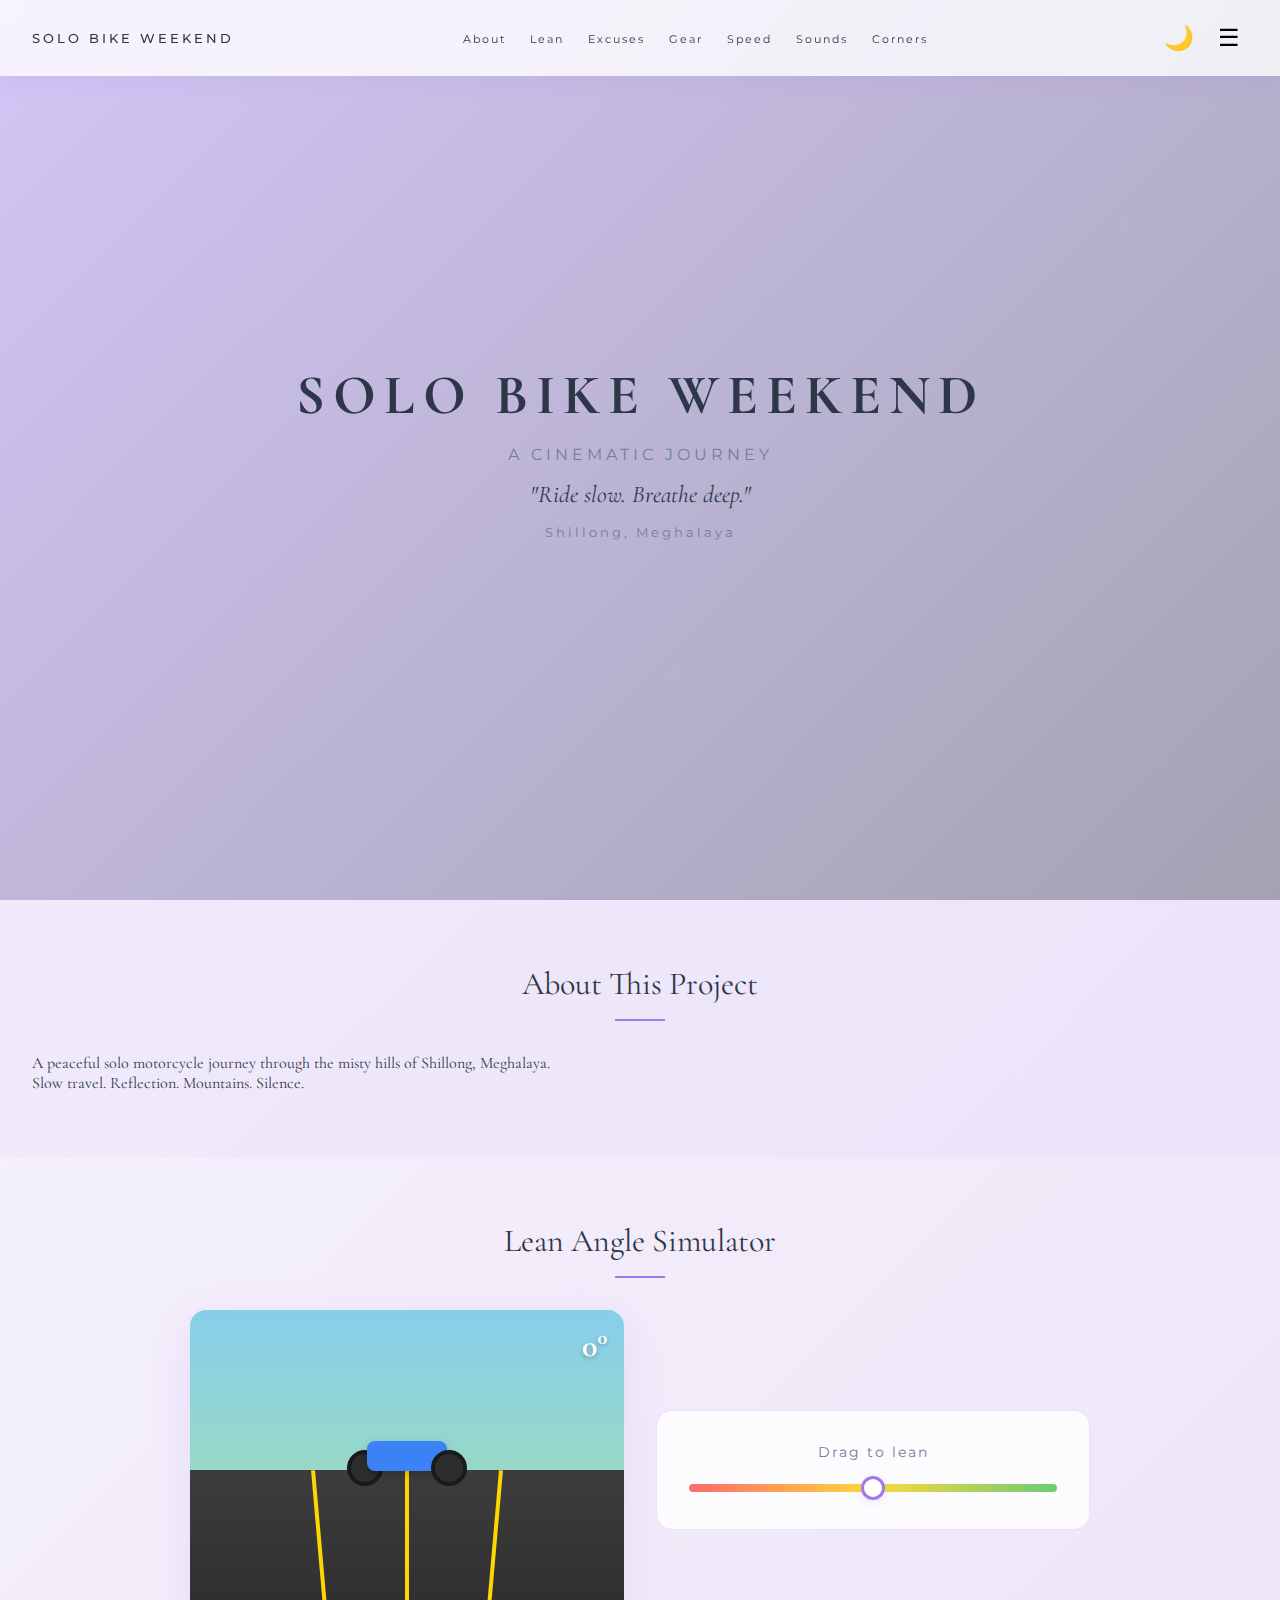
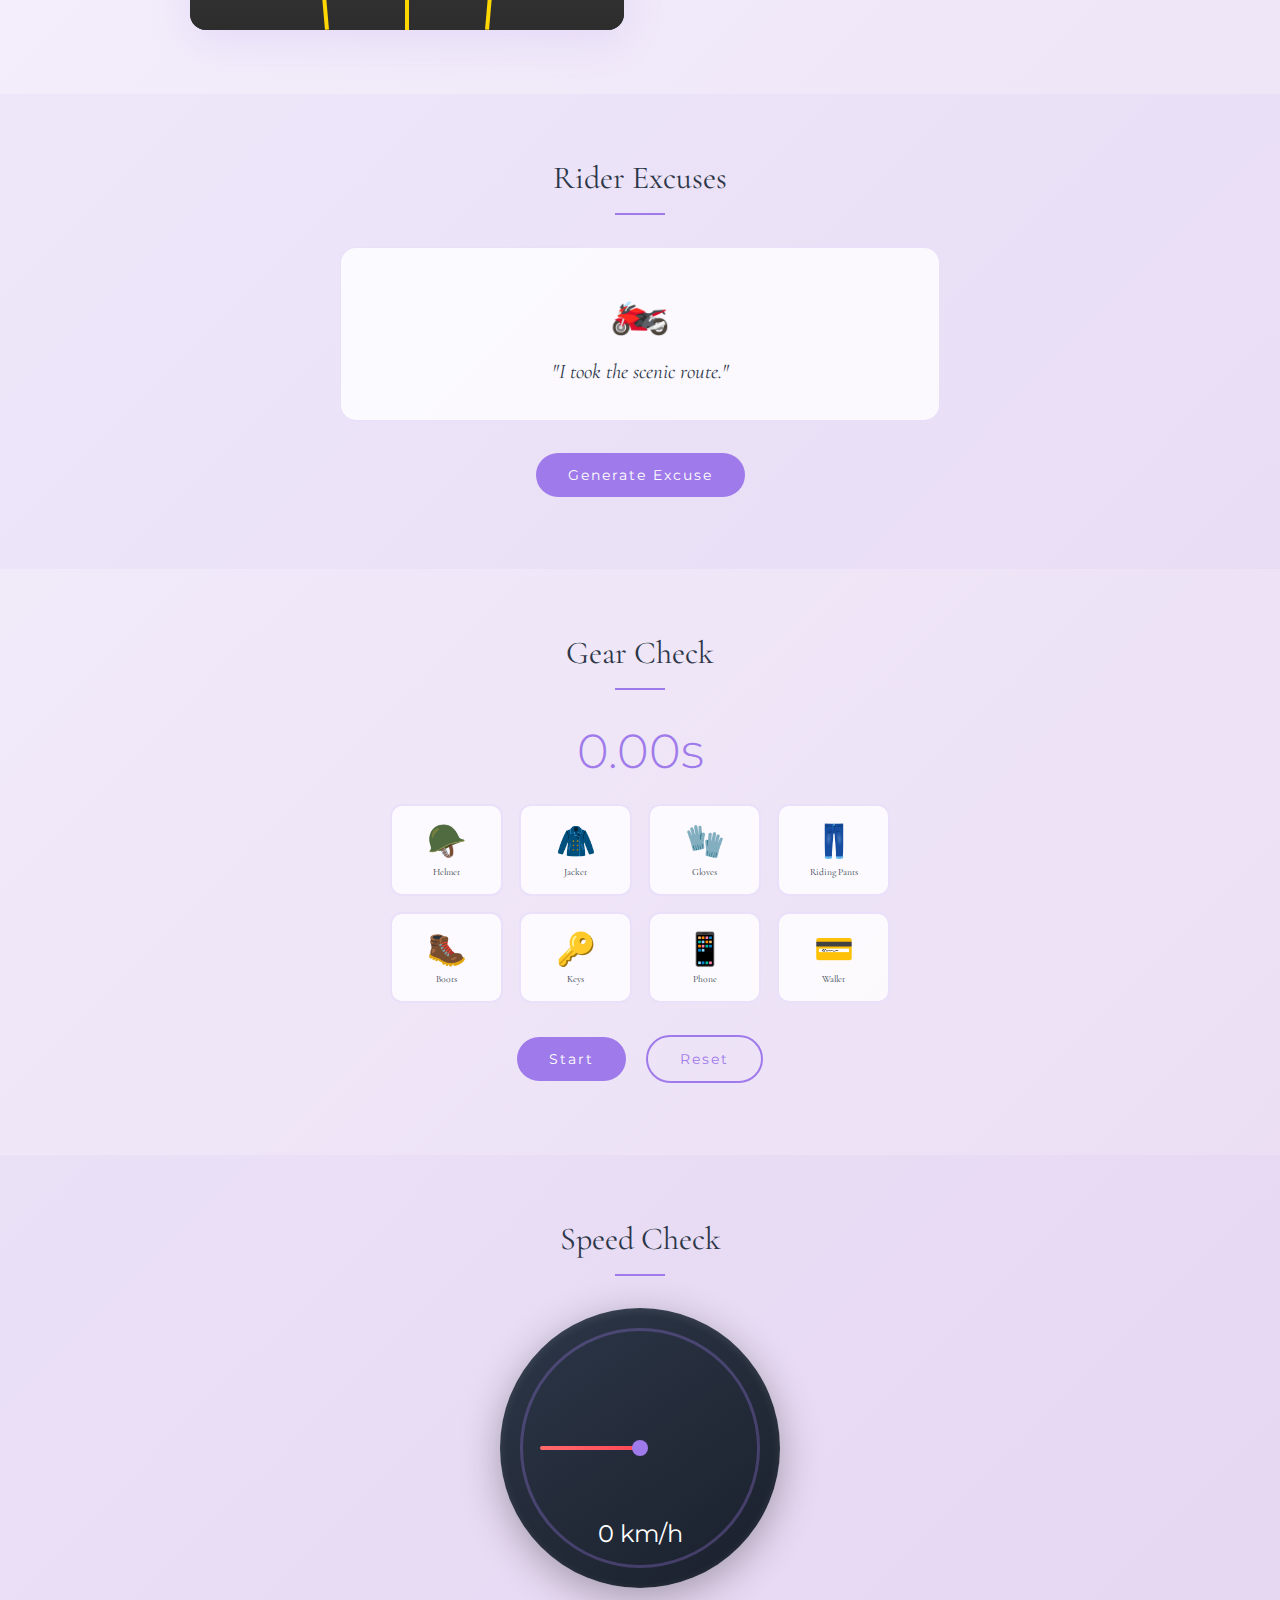
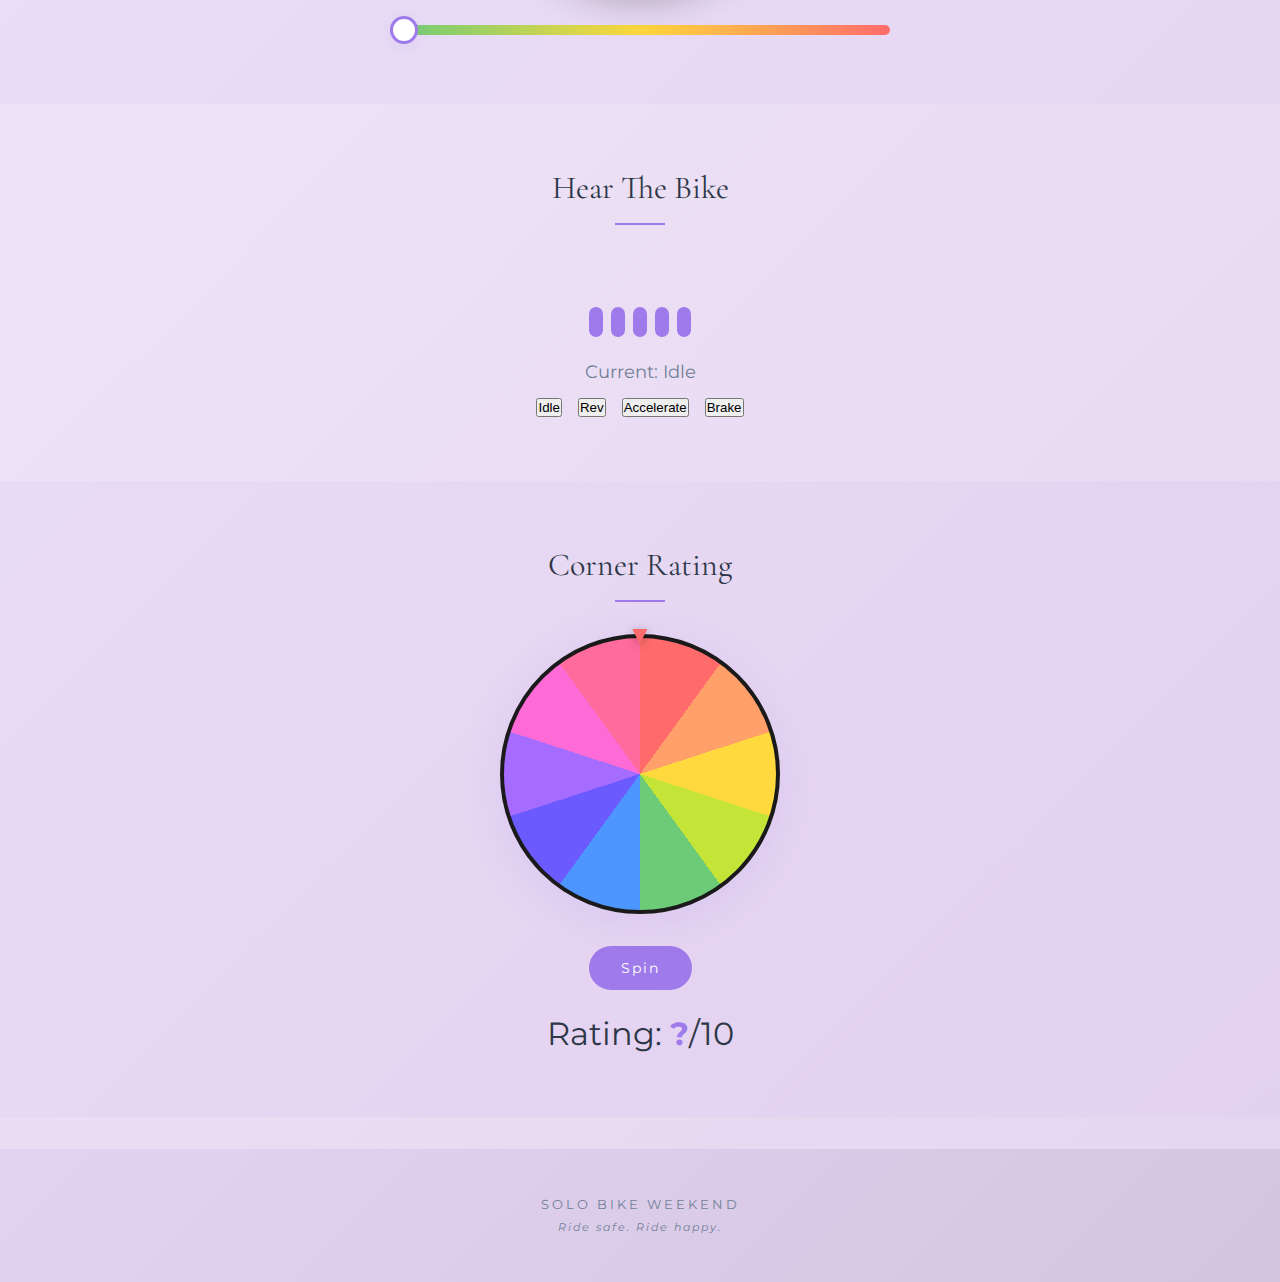
<file: engine.html>
<!DOCTYPE html>
<html lang="en">
<head>
<meta charset="UTF-8">
<title>Solo Bike Weekend</title>
<meta name="viewport" content="width=device-width, initial-scale=1.0">
<link rel="stylesheet" href="style.css">
</head>

<body>

<!-- NAV -->
<nav>
    <div class="logo"><a href="#top" class="logo-link">SOLO BIKE WEEKEND</a></div>
    <ul class="nav-links">
        <li><a href="#about">About</a></li>
        <li><a href="#lean">Lean</a></li>
        <li><a href="#excuses">Excuses</a></li>
        <li><a href="#gearcheck">Gear</a></li>
        <li><a href="#speed">Speed</a></li>
        <li><a href="#sounds">Sounds</a></li>
        <li><a href="#corners">Corners</a></li>
    </ul>
    <div class="nav-actions">
        <button class="icon-btn" id="themeToggle" aria-label="Toggle theme">🌙</button>
        <button class="icon-btn hamburger" id="menuBtn" aria-label="Open menu">☰</button>
    </div>
</nav>

<div class="drawer-backdrop" id="drawerBackdrop"></div>
<div class="drawer" id="drawer">
    <div class="drawer-header">
        <span class="drawer-title">Menu</span>
        <button class="icon-btn" id="closeDrawer" aria-label="Close menu">×</button>
    </div>
    <a href="#about" class="drawer-link">About</a>
    <a href="#lean" class="drawer-link">Lean Simulator</a>
    <a href="#excuses" class="drawer-link">Excuses</a>
    <a href="#gearcheck" class="drawer-link">Gear Check</a>
    <a href="#speed" class="drawer-link">Speed</a>
    <a href="#sounds" class="drawer-link">Sounds</a>
    <a href="#corners" class="drawer-link">Corners</a>
</div>

<!-- HERO -->
<section class="hero" id="top">
    <div class="hero-content">
        <h1>SOLO BIKE WEEKEND</h1>
        <p class="subtitle">A Cinematic Journey</p>
        <p class="tagline">"Ride slow. Breathe deep."</p>
        <p class="location">Shillong, Meghalaya</p>
    </div>
</section>

<!-- ABOUT -->
<section class="about alt-bg" id="about">
    <div class="section-title">
        <h2>About This Project</h2>
        <div class="divider"></div>
    </div>
    <div class="about-content">
        <p>A peaceful solo motorcycle journey through the misty hills of Shillong, Meghalaya.</p>
        <p>Slow travel. Reflection. Mountains. Silence.</p>
    </div>
</section>

<!-- LEAN -->
<section class="lean-section" id="lean">
    <div class="section-title">
        <h2>Lean Angle Simulator</h2>
        <div class="divider"></div>
    </div>

    <div class="lean-wrap">
        <div class="lean-visual">
            <div class="road">
                <div class="road-line"></div>
                <div class="road-line"></div>
                <div class="road-line"></div>
            </div>

            <div class="bike-container" id="bikeContainer">
                <div class="bike">
                    <div class="wheel front"></div>
                    <div class="frame"></div>
                    <div class="wheel rear"></div>
                </div>
            </div>

            <div class="angle-display"><span id="angleValue">0</span>°</div>
        </div>

        <div class="lean-controls">
            <label class="label" for="leanSlider">Drag to lean</label>
            <input type="range" id="leanSlider" min="-45" max="45" value="0">
        </div>
    </div>
</section>

<!-- EXCUSES -->
<section class="excuses-section alt-bg" id="excuses">
    <div class="section-title">
        <h2>Rider Excuses</h2>
        <div class="divider"></div>
    </div>

    <div class="excuses-wrap">
        <div class="excuse-card">
            <div class="excuse-icon">🏍️</div>
            <div class="excuse-text" id="excuseText">"I took the scenic route."</div>
        </div>
        <button class="btn" id="generateExcuse">Generate Excuse</button>
    </div>
</section>

<!-- GEAR -->
<section class="gear-section" id="gearcheck">
    <div class="section-title">
        <h2>Gear Check</h2>
        <div class="divider"></div>
    </div>

    <div class="gear-wrap">
        <div class="timer-display"><span id="timerValue">0.00</span>s</div>
        <div class="gear-grid" id="gearGrid"></div>
        <div class="gear-actions">
            <button class="btn" id="startGearChallenge">Start</button>
            <button class="btn btn-ghost" id="resetGearChallenge">Reset</button>
        </div>
    </div>
</section>

<!-- SPEED -->
<section class="speed-section alt-bg" id="speed">
    <div class="section-title">
        <h2>Speed Check</h2>
        <div class="divider"></div>
    </div>

    <div class="speed-wrap">
        <div class="speedometer">
            <div class="speed-dial">
                <div class="speed-needle" id="speedNeedle"></div>
                <div class="speed-center"></div>
            </div>
            <div class="speed-value"><span id="speedValue">0</span> km/h</div>
        </div>

        <input type="range" id="speedSlider" min="0" max="200" value="0">
    </div>
</section>

<div class="modal" id="speedWarning">
    <div class="modal-content">
        <h3>⚠️ SLOW DOWN</h3>
        <p>Speed exceeds safe limit</p>
        <button class="btn" id="closeSpeedWarning">OK</button>
    </div>
</div>

<!-- SOUNDS -->
<section class="sounds-section" id="sounds">
    <div class="section-title">
        <h2>Hear The Bike</h2>
        <div class="divider"></div>
    </div>

    <div class="sounds-wrap">
        <div class="visualizer" id="visualizer">
            <div class="viz-bar"></div>
            <div class="viz-bar"></div>
            <div class="viz-bar"></div>
            <div class="viz-bar"></div>
            <div class="viz-bar"></div>
        </div>

        <div class="sound-display">Current: <span id="currentSound">Idle</span></div>
        <div class="sound-buttons">
            <button class="sound-btn" data-sound="Idle">Idle</button>
            <button class="sound-btn" data-sound="Rev">Rev</button>
            <button class="sound-btn" data-sound="Accelerate">Accelerate</button>
            <button class="sound-btn" data-sound="Brake">Brake</button>
        </div>
    </div>
</section>

<!-- CORNERS -->
<section class="corner-section alt-bg" id="corners">
    <div class="section-title">
        <h2>Corner Rating</h2>
        <div class="divider"></div>
    </div>

    <div class="corner-wrap">
        <div class="wheel-container">
            <div class="wheel rating-wheel" id="ratingWheel"></div>
            <div class="wheel-pointer">▼</div>
        </div>
        <button class="btn" id="spinWheel">Spin</button>
        <div class="result-rating">Rating: <span id="resultRating">?</span>/10</div>
    </div>
</section>

<div id="toast" class="toast"></div>
<button class="back-to-top" id="backToTop" aria-label="Back to top">↑</button>

<footer>
    <p>SOLO BIKE WEEKEND</p>
    <p class="footer-note">Ride safe. Ride happy.</p>
</footer>

<script src="app.js"></script>
</body>
</html>
</file>
<file: style.css>
/* Cinematic restored CSS */
@import url('https://fonts.googleapis.com/css2?family=Cormorant+Garamond:wght@300;400&family=Montserrat:wght@300;400;500&display=swap');

* {
    margin: 0;
    padding: 0;
    box-sizing: border-box
}

:root {
    --lav: #9F7AEA;
    --bg1: #F8F7FF;
    --bg2: #E6D5F0;
    --card: rgba(255, 255, 255, .8);
    --text: #2D3748;
    --muted: #718096;
    --border: rgba(159, 122, 234, .2);
    --shadow: rgba(159, 122, 234, .15);
    --dark-bg: #1a202c;
    --dark-card: rgba(45, 55, 72, .9);
    --dark-text: #e2e8f0
}

body {
    font-family: 'Cormorant Garamond', serif;
    background: linear-gradient(135deg, var(--bg1), var(--bg2));
    color: var(--text);
    overflow-x: hidden;
    transition: background .3s, color .3s
}

/* Dark Mode */
body.dark-mode {
    background: linear-gradient(135deg, #1a202c, #2d3748);
    color: var(--dark-text)
}

body.dark-mode nav,
body.dark-mode .drawer {
    background: rgba(26, 32, 44, .95)
}

body.dark-mode .card,
body.dark-mode .excuse-card,
body.dark-mode .lean-controls,
body.dark-mode .gear-item {
    background: var(--dark-card);
    border-color: rgba(159, 122, 234, .3)
}

body.dark-mode .wheel {
    border-color: #e2e8f0
}

body.dark-mode .frame {
    background: #4c51bf
}

section {
    padding: 4rem 2rem
}

/* Navigation */
nav {
    position: fixed;
    top: 0;
    left: 0;
    right: 0;
    display: flex;
    justify-content: space-between;
    align-items: center;
    padding: 1rem 2rem;
    background: rgba(255, 255, 255, .8);
    backdrop-filter: blur(10px);
    z-index: 1000;
    box-shadow: 0 2px 20px var(--shadow)
}

.logo-link {
    font-family: Montserrat;
    font-weight: 500;
    font-size: .8rem;
    letter-spacing: 3px;
    text-decoration: none;
    color: var(--text)
}

.nav-links {
    display: flex;
    gap: 1.5rem;
    list-style: none
}

.nav-links a {
    font-family: Montserrat;
    text-decoration: none;
    font-size: .7rem;
    letter-spacing: 2px;
    color: var(--text);
    transition: color .2s
}

.nav-links a:hover {
    color: var(--lav)
}

.nav-actions {
    display: flex;
    gap: .5rem
}

.icon-btn {
    background: none;
    border: none;
    font-size: 1.5rem;
    cursor: pointer;
    padding: .5rem;
    border-radius: 8px;
    transition: background .2s
}

.icon-btn:hover {
    background: rgba(159, 122, 234, .1)
}

/* Hero Section */
.hero {
    min-height: 100vh;
    display: flex;
    align-items: center;
    justify-content: center;
    background: linear-gradient(135deg, rgba(159, 122, 234, .4), rgba(45, 55, 72, .4)),
                url('data:image/svg+xml,<svg xmlns="http://www.w3.org/2000/svg" viewBox="0 0 100 100"><defs><pattern id="grain" width="100" height="100" patternUnits="userSpaceOnUse"><circle cx="25" cy="25" r="1" fill="rgba(255,255,255,.1)"/><circle cx="75" cy="75" r="1" fill="rgba(255,255,255,.1)"/><circle cx="50" cy="10" r=".5" fill="rgba(255,255,255,.1)"/></pattern></defs><rect width="100" height="100" fill="url(%23grain)"/></svg>');
    text-align: center
}

.hero h1 {
    letter-spacing: 8px;
    font-size: clamp(2rem, 5vw, 3.5rem);
    margin-bottom: 1rem
}

.hero .subtitle {
    font-family: Montserrat;
    font-size: 1rem;
    letter-spacing: 4px;
    text-transform: uppercase;
    color: var(--muted);
    margin-bottom: 1rem
}

.hero .tagline {
    font-style: italic;
    font-size: 1.5rem;
    margin-bottom: 1rem
}

.hero .location {
    font-family: Montserrat;
    font-size: .8rem;
    letter-spacing: 3px;
    color: var(--muted)
}

/* Section Titles */
.section-title {
    text-align: center;
    margin-bottom: 2rem
}

.section-title h2 {
    font-size: 2rem;
    font-weight: 400
}

.divider {
    width: 50px;
    height: 2px;
    background: var(--lav);
    margin: 1rem auto
}

.alt-bg {
    background: rgba(159, 122, 234, .05)
}

/* Lean Section */
.lean-wrap {
    max-width: 900px;
    margin: auto;
    display: grid;
    grid-template-columns: 1fr 1fr;
    gap: 2rem;
    align-items: center
}

.lean-visual {
    height: 320px;
    background: linear-gradient(180deg, #87CEEB 0%, #98D8C8 50%, #2d3748 50%);
    border-radius: 16px;
    position: relative;
    overflow: hidden;
    box-shadow: 0 10px 40px var(--shadow)
}

.road {
    position: absolute;
    bottom: 0;
    left: 0;
    right: 0;
    height: 50%;
    background: linear-gradient(180deg, #3d3d3d 0%, #2d2d2d 100%)
}

.road-line {
    position: absolute;
    width: 4px;
    height: 100%;
    background: #ffd700;
    left: 50%;
    transform: translateX(-50%)
}

.road-line:nth-child(2) {
    left: 30%;
    transform: translateX(-50%) rotate(-5deg)
}

.road-line:nth-child(3) {
    left: 70%;
    transform: translateX(-50%) rotate(5deg)
}

.bike-container {
    position: absolute;
    left: 50%;
    bottom: 45%;
    transform: translateX(-50%);
    transition: transform .1s ease-out
}

.bike {
    width: 120px;
    height: 70px;
    position: relative
}

.wheel {
    width: 36px;
    height: 36px;
    border: 4px solid #1a1a1a;
    border-radius: 50%;
    position: absolute;
    bottom: 0;
    background: #2d2d2d
}

.wheel.front {
    left: 0
}

.wheel.rear {
    right: 0
}

.frame {
    width: 80px;
    height: 30px;
    background: #3b82f6;
    position: absolute;
    left: 20px;
    bottom: 15px;
    border-radius: 8px;
    box-shadow: 0 4px 10px rgba(0, 0, 0, .2)
}

.angle-display {
    position: absolute;
    top: 1rem;
    right: 1rem;
    font-size: 2rem;
    font-weight: bold;
    color: white;
    text-shadow: 0 2px 4px rgba(0, 0, 0, .3)
}

.lean-controls {
    background: var(--card);
    border: 1px solid var(--border);
    border-radius: 16px;
    padding: 2rem;
    text-align: center
}

.label {
    display: block;
    font-family: Montserrat;
    font-size: .9rem;
    letter-spacing: 2px;
    margin-bottom: 1rem;
    color: var(--muted)
}

input[type="range"] {
    width: 100%;
    height: 8px;
    border-radius: 4px;
    background: linear-gradient(90deg, #ff6b6b, #ffd93d, #6bcb77);
    outline: none;
    -webkit-appearance: none
}

input[type="range"]::-webkit-slider-thumb {
    -webkit-appearance: none;
    width: 24px;
    height: 24px;
    border-radius: 50%;
    background: white;
    border: 3px solid var(--lav);
    cursor: pointer;
    box-shadow: 0 2px 10px var(--shadow)
}

/* Excuses Section */
.excuses-wrap {
    max-width: 600px;
    margin: auto;
    text-align: center
}

.excuse-card {
    background: var(--card);
    border: 1px solid var(--border);
    border-radius: 16px;
    padding: 2rem;
    margin-bottom: 1.5rem;
    transition: transform .3s, box-shadow .3s
}

.excuse-card:hover {
    transform: translateY(-5px);
    box-shadow: 0 10px 30px var(--shadow)
}

.excuse-icon {
    font-size: 3rem;
    margin-bottom: 1rem
}

.excuse-text {
    font-size: 1.3rem;
    font-style: italic;
    line-height: 1.6
}

/* Buttons */
.btn {
    background: var(--lav);
    color: white;
    border: none;
    padding: .8rem 2rem;
    border-radius: 30px;
    font-family: Montserrat;
    font-size: .9rem;
    letter-spacing: 2px;
    cursor: pointer;
    transition: all .3s;
    margin: .5rem
}

.btn:hover {
    background: #8b5fd8;
    transform: translateY(-2px);
    box-shadow: 0 5px 20px var(--shadow)
}

.btn-ghost {
    background: transparent;
    border: 2px solid var(--lav);
    color: var(--lav)
}

.btn-ghost:hover {
    background: var(--lav);
    color: white
}

/* Gear Section */
.gear-wrap {
    max-width: 500px;
    margin: auto;
    text-align: center
}

.timer-display {
    font-size: 3rem;
    font-weight: 300;
    font-family: Montserrat;
    margin-bottom: 1.5rem;
    color: var(--lav)
}

.gear-grid {
    display: grid;
    grid-template-columns: repeat(4, 1fr);
    gap: 1rem;
    margin-bottom: 1.5rem
}

.gear-item {
    background: var(--card);
    border: 2px solid var(--border);
    border-radius: 12px;
    padding: 1rem;
    font-size: 2rem;
    cursor: pointer;
    transition: all .3s
}

.gear-item:hover {
    transform: scale(1.1);
    border-color: var(--lav)
}

.gear-item.checked {
    background: #6bcb77;
    border-color: #6bcb77;
    opacity: .7;
    cursor: default
}

.gear-item.checked:hover {
    transform: none
}

/* Speed Section */
.speed-wrap {
    max-width: 500px;
    margin: auto;
    text-align: center
}

.speedometer {
    width: 280px;
    height: 280px;
    margin: 0 auto 2rem;
    background: linear-gradient(145deg, #2d3748, #1a202c);
    border-radius: 50%;
    position: relative;
    box-shadow: 0 10px 40px rgba(0, 0, 0, .3),
                inset 0 2px 10px rgba(255, 255, 255, .1);
    display: flex;
    align-items: center;
    justify-content: center
}

.speed-dial {
    width: 240px;
    height: 240px;
    border-radius: 50%;
    border: 3px solid rgba(159, 122, 234, .3);
    position: relative
}

.speed-needle {
    position: absolute;
    bottom: 50%;
    left: 50%;
    width: 4px;
    height: 100px;
    background: linear-gradient(180deg, #ff6b6b, #ff4757);
    transform-origin: bottom center;
    transform: translateX(-50%) rotate(-90deg);
    transition: transform .1s ease-out;
    border-radius: 2px
}

.speed-center {
    position: absolute;
    top: 50%;
    left: 50%;
    width: 16px;
    height: 16px;
    background: var(--lav);
    border-radius: 50%;
    transform: translate(-50%, -50%)
}

.speed-value {
    position: absolute;
    bottom: 40px;
    font-family: Montserrat;
    font-size: 1.5rem;
    color: white
}

#speedSlider {
    width: 100%;
    height: 10px;
    border-radius: 5px;
    background: linear-gradient(90deg, #6bcb77, #ffd93d, #ff6b6b);
    -webkit-appearance: none
}

#speedSlider::-webkit-slider-thumb {
    -webkit-appearance: none;
    width: 28px;
    height: 28px;
    border-radius: 50%;
    background: white;
    border: 3px solid var(--lav);
    cursor: pointer;
    box-shadow: 0 2px 15px var(--shadow)
}

/* Modal */
.modal {
    position: fixed;
    top: 0;
    left: 0;
    right: 0;
    bottom: 0;
    background: rgba(0, 0, 0, .7);
    display: flex;
    align-items: center;
    justify-content: center;
    z-index: 2000;
    opacity: 0;
    visibility: hidden;
    transition: all .3s
}

.modal.open {
    opacity: 1;
    visibility: visible
}

.modal-content {
    background: white;
    padding: 2rem 3rem;
    border-radius: 20px;
    text-align: center;
    transform: scale(.8);
    transition: transform .3s
}

.modal.open .modal-content {
    transform: scale(1)
}

.modal-content h3 {
    color: #ff6b6b;
    font-size: 1.5rem;
    margin-bottom: .5rem
}

.modal-content p {
    color: var(--muted);
    margin-bottom: 1.5rem
}

/* Sounds Section */
.sounds-wrap {
    max-width: 600px;
    margin: auto;
    text-align: center
}

.visualizer {
    display: flex;
    gap: 8px;
    justify-content: center;
    align-items: flex-end;
    height: 80px;
    margin-bottom: 1.5rem
}

.viz-bar {
    width: 14px;
    height: 30px;
    background: var(--lav);
    border-radius: 7px;
    animation: viz .6s infinite alternate;
    animation-play-state: paused
}

.visualizer.playing .viz-bar {
    animation-play-state: running
}

.visualizer.playing .viz-bar:nth-child(1) { animation-delay: 0s }
.visualizer.playing .viz-bar:nth-child(2) { animation-delay: .1s }
.visualizer.playing .viz-bar:nth-child(3) { animation-delay: .2s }
.visualizer.playing .viz-bar:nth-child(4) { animation-delay: .3s }
.visualizer.playing .viz-bar:nth-child(5) { animation-delay: .4s }

@keyframes viz {
    from { height: 20px; background: var(--lav) }
    to { height: 70px; background: #ff6b6b }
}

.sound-display {
    font-family: Montserrat;
    font-size: 1.1rem;
    margin-bottom: 1rem;
    color: var(--muted)
}

.sound-buttons {
    display: flex;
    gap: 1rem;
    justify-content: center;
    flex-wrap: wrap
}

.sound-btn:hover {
    border-color: var(--lav);
    background: rgba(159, 122, 234, .1)
}

.sound-btn.active {
    background: var(--lav);
    color: white;
    border-color: var(--lav)
}

/* Corners Section */
.corner-wrap {
    text-align: center
}

.wheel-container {
    width: 280px;
    height: 280px;
    margin: 0 auto 1.5rem;
    position: relative
}

.rating-wheel {
    width: 100%;
    height: 100%;
    border-radius: 50%;
    background: conic-gradient(
        #FF6B6B 0deg 36deg,
        #FFA06B 36deg 72deg,
        #FFD93D 72deg 108deg,
        #C4E538 108deg 144deg,
        #6BCB77 144deg 180deg,
        #4D96FF 180deg 216deg,
        #6B5BFF 216deg 252deg,
        #A66BFF 252deg 288deg,
        #FF6BD6 288deg 324deg,
        #FF6B9D 324deg 360deg
    );
    box-shadow: 0 10px 40px var(--shadow);
    transition: transform 3s cubic-bezier(0.17, 0.67, 0.12, 0.99)
}

.wheel-pointer {
    position: absolute;
    top: -20px;
    left: 50%;
    transform: translateX(-50%);
    font-size: 2rem;
    color: #ff6b6b;
    filter: drop-shadow(0 2px 4px rgba(0, 0, 0, .3))
}

.result-rating {
    font-size: 2rem;
    font-family: Montserrat;
    margin-top: 1rem
}

.result-rating span {
    color: var(--lav);
    font-weight: bold
}

/* Drawer */
.drawer-backdrop {
    position: fixed;
    top: 0;
    left: 0;
    right: 0;
    bottom: 0;
    background: rgba(0, 0, 0, .5);
    z-index: 1500;
    opacity: 0;
    visibility: hidden;
    transition: all .3s
}

.drawer-backdrop.open {
    opacity: 1;
    visibility: visible
}

.drawer {
    position: fixed;
    top: 0;
    right: -300px;
    width: 300px;
    height: 100%;
    background: rgba(255, 255, 255, .95);
    backdrop-filter: blur(10px);
    z-index: 1600;
    padding: 2rem;
    transition: right .3s ease;
    display: flex;
    flex-direction: column;
    gap: 1rem
}

.drawer.open {
    right: 0
}

.drawer-header {
    display: flex;
    justify-content: space-between;
    align-items: center;
    margin-bottom: 1rem;
    padding-bottom: 1rem;
    border-bottom: 1px solid var(--border)
}

.drawer-title {
    font-family: Montserrat;
    font-size: 1.2rem;
    letter-spacing: 2px
}

.drawer-link {
    font-family: Montserrat;
    font-size: 1rem;
    letter-spacing: 1px;
    text-decoration: none;
    color: var(--text);
    padding: 1rem;
    border-radius: 10px;
    transition: all .2s
}

.drawer-link:hover {
    background: rgba(159, 122, 234, .1);
    color: var(--lav)
}

/* Toast */
.toast {
    position: fixed;
    bottom: 30px;
    left: 50%;
    transform: translateX(-50%) translateY(100px);
    background: #2d3748;
    color: white;
    padding: 1rem 2rem;
    border-radius: 12px;
    font-family: Montserrat;
    font-size: .9rem;
    letter-spacing: 1px;
    opacity: 0;
    transition: all .4s cubic-bezier(0.68, -0.55, 0.265, 1.55);
    z-index: 3000;
    white-space: nowrap
}

.toast.show {
    opacity: 1;
    transform: translateX(-50%) translateY(0)
}

/* Back to Top */
.back-to-top {
    position: fixed;
    right: 30px;
    bottom: 30px;
    width: 50px;
    height: 50px;
    border-radius: 14px;
    background: var(--lav);
    color: white;
    border: none;
    font-size: 1.5rem;
    cursor: pointer;
    opacity: 0;
    visibility: hidden;
    transform: translateY(20px);
    transition: all .3s;
    box-shadow: 0 5px 20px var(--shadow)
}

.back-to-top.show {
    opacity: 1;
    visibility: visible;
    transform: translateY(0)
}

.back-to-top:hover {
    background: #8b5fd8;
    transform: translateY(-5px)
}

/* Footer */
footer {
    text-align: center;
    padding: 3rem 2rem;
    background: linear-gradient(135deg, rgba(159, 122, 234, .1), rgba(45, 55, 72, .1));
    margin-top: 2rem
}

footer p {
    font-family: Montserrat;
    font-size: .8rem;
    letter-spacing: 3px;
    color: var(--muted)
}

.footer-note {
    margin-top: .5rem;
    font-size: .7rem;
    letter-spacing: 2px;
    font-style: italic
}

/* Responsive */
@media (max-width: 768px) {
    nav {
        padding: 1rem
    }
    
    .nav-links {
        display: none
    }
    
    .hero h1 {
        letter-spacing: 4px
    }
    
    .lean-wrap {
        grid-template-columns: 1fr
    }
    
    .lean-visual {
        height: 250px
    }
    
    .gear-grid {
        grid-template-columns: repeat(4, 1fr)
    }
    
    .speedometer {
        width: 220px;
        height: 220px
    }
    
    .speed-dial {
        width: 180px;
        height: 180px
    }
    
    .speed-needle {
        height: 70px
    }
    
    .wheel-container {
        width: 220px;
        height: 220px
    }
}

@media (max-width: 480px) {
    section {
        padding: 3rem 1rem
    }
    
    .hero h1 {
        font-size: 1.8rem
    }
    
    .excuse-card {
        padding: 1.5rem
    }
    
    .gear-grid {
        grid-template-columns: repeat(4, 1fr);
        gap: .5rem
    }
    
    .gear-item {
        padding: .8rem;
        font-size: 1.5rem
    }
    
    .sound-buttons {
        flex-direction: column
    }
    
    .sound-btn {
        width: 100%
    }
}
</file>
